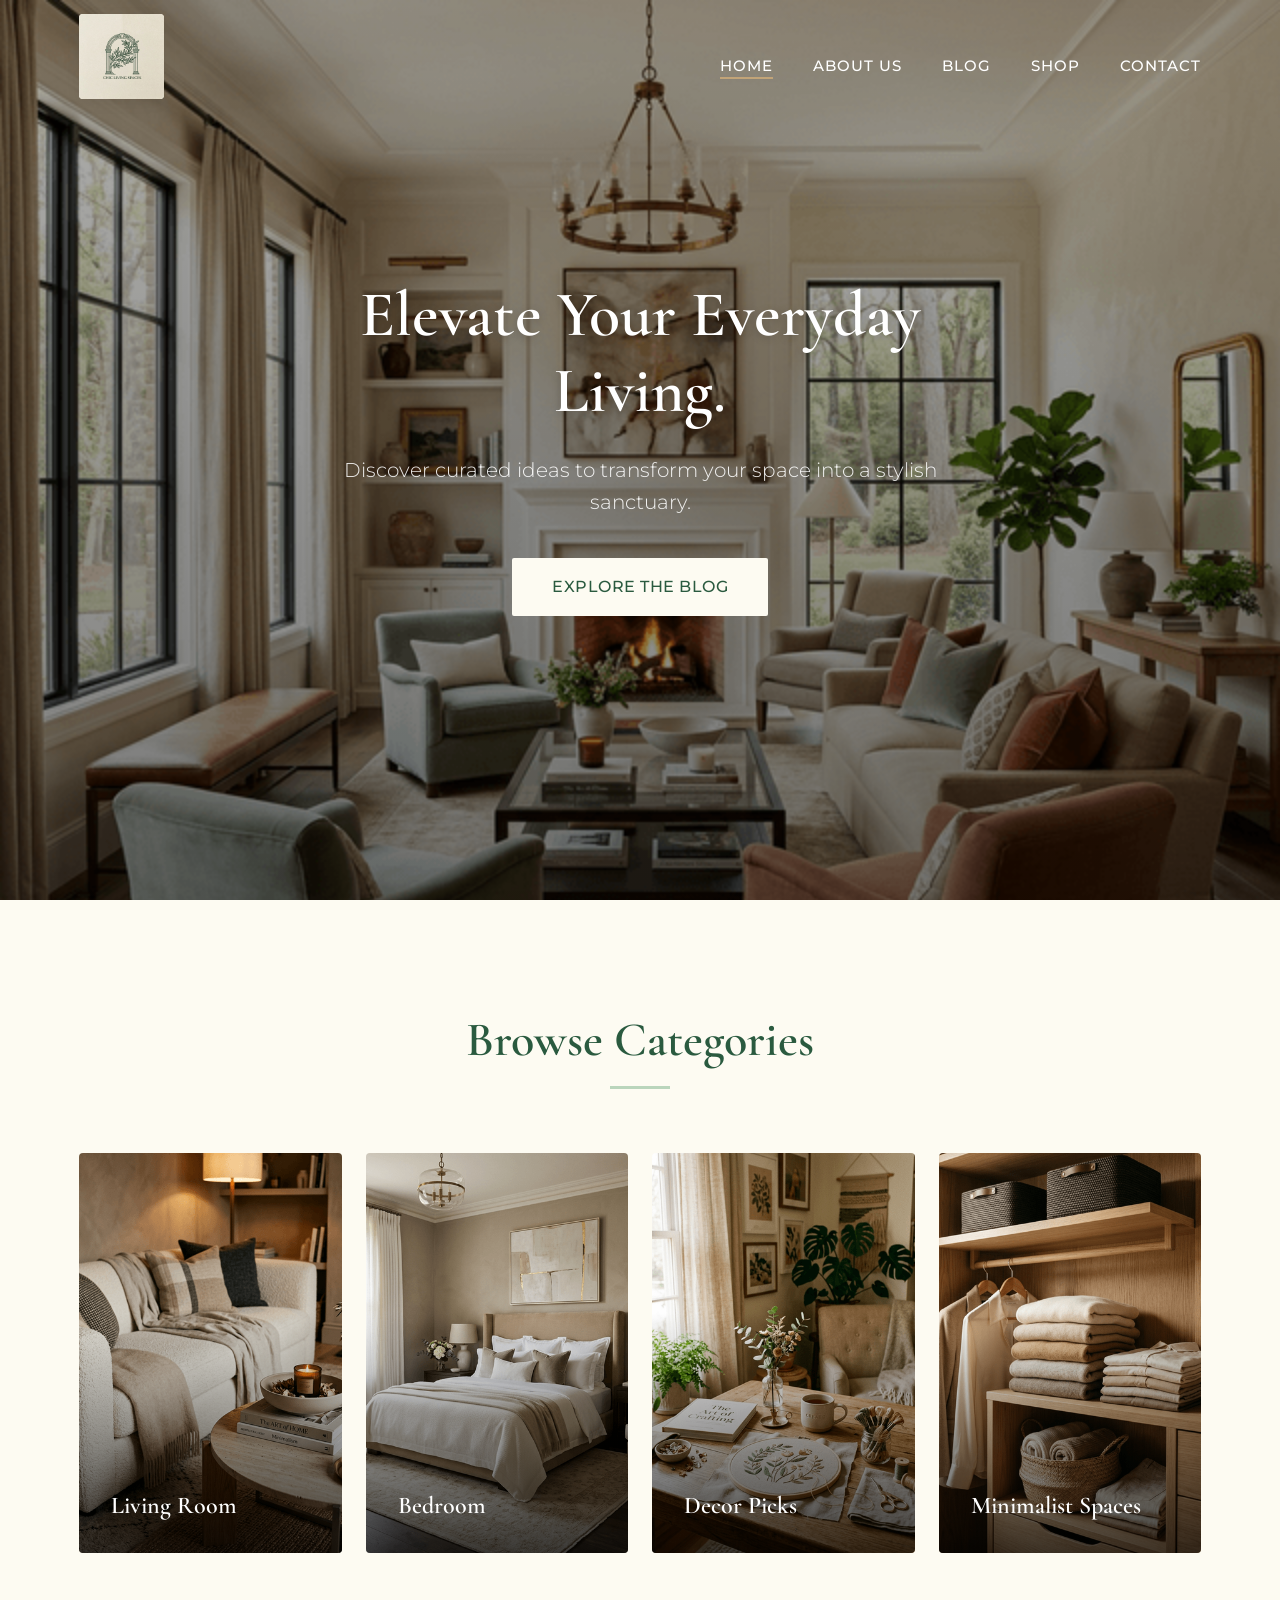
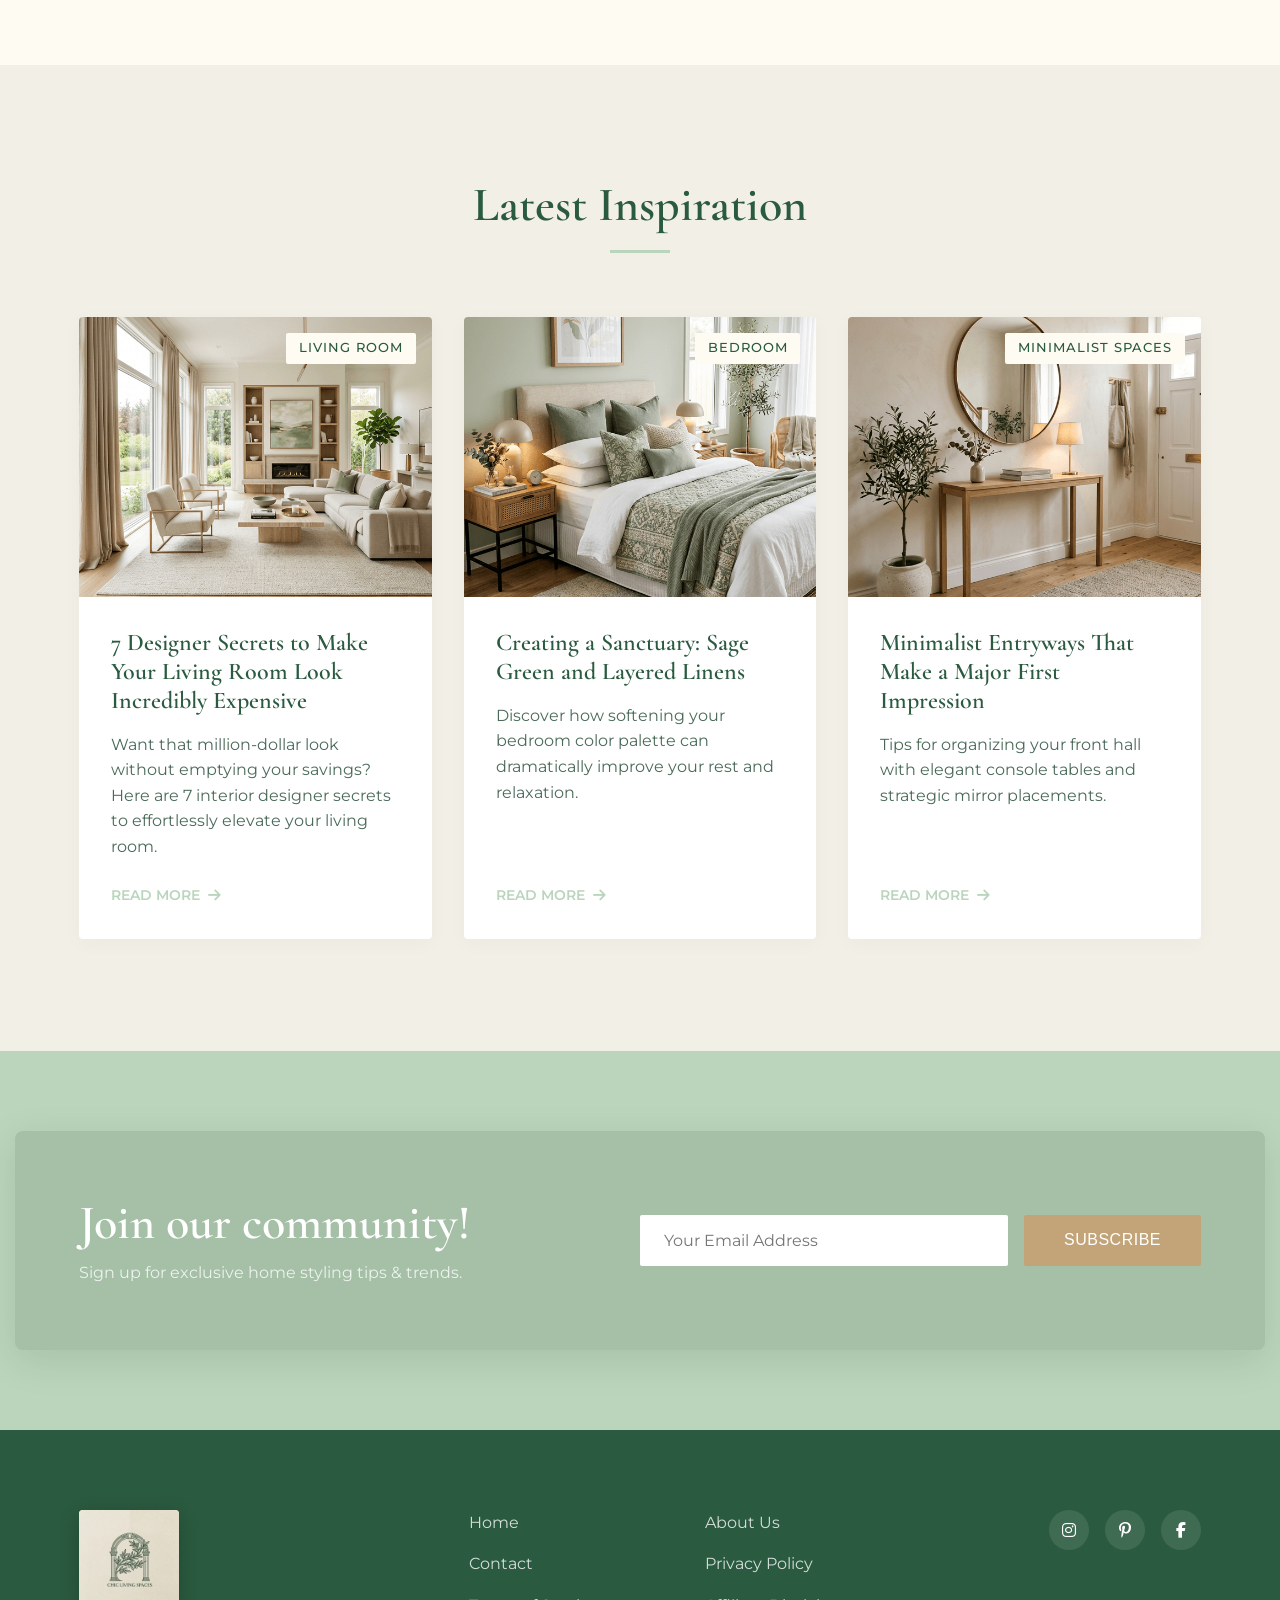
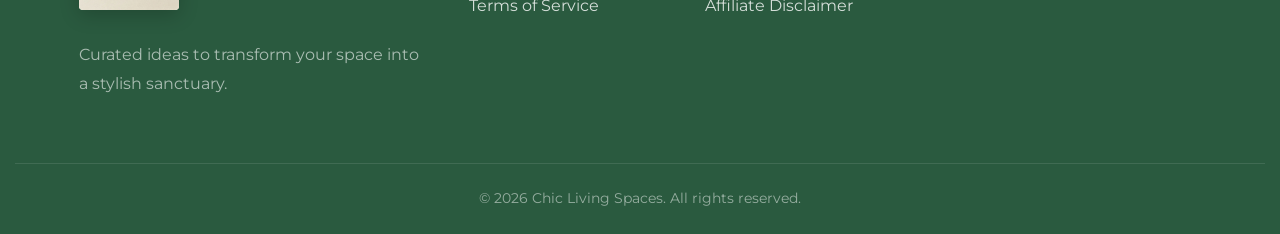
<file: index.html>
<!DOCTYPE html>
<html lang="en">
<head>
    <meta charset="UTF-8">
    <meta name="viewport" content="width=device-width, initial-scale=1.0">
    <title>Chic Living Spaces | Elevate Your Everyday Living</title>
    <!-- Google Fonts -->
    <link rel="preconnect" href="https://fonts.googleapis.com">
    <link rel="preconnect" href="https://fonts.gstatic.com" crossorigin>
    <link href="https://fonts.googleapis.com/css2?family=Cormorant+Garamond:ital,wght@0,400;0,500;0,600;0,700;1,400&family=Montserrat:wght@300;400;500;600&display=swap" rel="stylesheet">
    <!-- Favicon -->
    <link rel="icon" type="image/png" href="favicon.png">
    <!-- Main Stylesheet -->
    <link rel="stylesheet" href="style.css">
    <!-- FontAwesome for icons -->
    <link rel="stylesheet" href="https://cdnjs.cloudflare.com/ajax/libs/font-awesome/6.4.0/css/all.min.css">
</head>
<body>

    <!-- Header & Navigation -->
    <header class="site-header fade-in">
        <div class="container header-inner">
            <div class="logo-slot">
                <a href="Home.html"><img src="assets/images/logo.jpg" alt="Chic Living Spaces Logo" class="site-logo"></a>
            </div>
            <nav class="main-nav">
                <ul>
                    <li><a href="Home.html" class="active">Home</a></li>
                    <li><a href="about.html">About Us</a></li>
                    <li><a href="blog.html">Blog</a></li>
                    <li><a href="shop.html">Shop</a></li>
                    <li><a href="contact.html">Contact</a></li>
                </ul>
            </nav>
            <div class="mobile-menu-toggle">
                <i class="fa-solid fa-bars"></i>
            </div>
        </div>
    </header>

    <!-- Hero Section -->
    <section class="hero-section">
        <div class="parallax-bg" style="background-image: url('assets/images/hero_living_room.png');"></div>
        <div class="hero-overlay"></div>
        <div class="hero-content fade-in-up">
            <h1>Elevate Your Everyday Living.</h1>
            <p>Discover curated ideas to transform your space into a stylish sanctuary.</p>
            <a href="blog.html" class="btn btn-primary cta-btn">Explore The Blog</a>
        </div>
    </section>

    <!-- Browse Categories -->
    <section class="categories-section section-padding">
        <div class="container">
            <div class="section-header fade-in-up">
                <h2>Browse Categories</h2>
                <div class="divider"></div>
            </div>
            <div class="categories-grid grid-4">
                <a href="blog.html" class="category-card fade-in-up delay-1">
                    <div class="card-bg" style="background-image: url('assets/images/cat_living_room.png');"></div>
                    <div class="card-overlay"></div>
                    <h3>Living Room</h3>
                </a>
                <a href="blog.html" class="category-card fade-in-up delay-2">
                    <div class="card-bg" style="background-image: url('assets/images/cat_bedroom.png');"></div>
                    <div class="card-overlay"></div>
                    <h3>Bedroom</h3>
                </a>
                <a href="blog.html" class="category-card fade-in-up delay-3">
                    <div class="card-bg" style="background-image: url('assets/images/cat_diy.png');"></div>
                    <div class="card-overlay"></div>
                    <h3>Decor Picks</h3>
                </a>
                <a href="blog.html" class="category-card fade-in-up delay-4">
                    <div class="card-bg" style="background-image: url('assets/images/cat_org.png');"></div>
                    <div class="card-overlay"></div>
                    <h3>Minimalist Spaces</h3>
                </a>
            </div>
        </div>
    </section>

    <!-- Featured Articles -->
    <section id="blog" class="featured-articles section-padding bg-surface">
        <div class="container">
            <div class="section-header fade-in-up">
                <h2>Latest Inspiration</h2>
                <div class="divider"></div>
            </div>
            <div class="articles-grid grid-3">
                <!-- Article 1 -->
                <article class="article-card fade-in-up delay-1">
                    <div class="article-image-wrap">
                        <img src="assets/images/post1_hero.png" alt="Living Room Inspiration" class="article-img">
                        <span class="category-badge">Living Room</span>
                    </div>
                    <div class="article-content">
                        <h3><a href="post-7-designer-secrets.html">7 Designer Secrets to Make Your Living Room Look Incredibly Expensive</a></h3>
                        <p class="excerpt">Want that million-dollar look without emptying your savings? Here are 7 interior designer secrets to effortlessly elevate your living room.</p>
                        <a href="post-7-designer-secrets.html" class="read-more">Read More <i class="fa-solid fa-arrow-right"></i></a>
                    </div>
                </article>
                <!-- Article 2 -->
                <article class="article-card fade-in-up delay-2">
                    <div class="article-image-wrap">
                        <img src="assets/images/article_2.png" alt="Bedroom Inspiration" class="article-img">
                        <span class="category-badge">Bedroom</span>
                    </div>
                    <div class="article-content">
                        <h3><a href="blog.html">Creating a Sanctuary: Sage Green and Layered Linens</a></h3>
                        <p class="excerpt">Discover how softening your bedroom color palette can dramatically improve your rest and relaxation.</p>
                        <a href="blog.html" class="read-more">Read More <i class="fa-solid fa-arrow-right"></i></a>
                    </div>
                </article>
                <!-- Article 3 -->
                <article class="article-card fade-in-up delay-3">
                    <div class="article-image-wrap">
                        <img src="assets/images/article_3.png" alt="Entryway Inspiration" class="article-img">
                        <span class="category-badge">Minimalist Spaces</span>
                    </div>
                    <div class="article-content">
                        <h3><a href="blog.html">Minimalist Entryways That Make a Major First Impression</a></h3>
                        <p class="excerpt">Tips for organizing your front hall with elegant console tables and strategic mirror placements.</p>
                        <a href="blog.html" class="read-more">Read More <i class="fa-solid fa-arrow-right"></i></a>
                    </div>
                </article>
            </div>
        </div>
    </section>

    <!-- Newsletter -->
    <section class="newsletter-section">
        <div class="container newsletter-inner fade-in-up">
            <div class="newsletter-content">
                <h2>Join our community!</h2>
                <p>Sign up for exclusive home styling tips & trends.</p>
            </div>
            <form class="newsletter-form">
                <input type="email" placeholder="Your Email Address" required>
                <button type="submit" class="btn btn-secondary">Subscribe</button>
            </form>
        </div>
    </section>

    <!-- Footer -->
    <footer class="site-footer fade-in">
        <div class="container footer-inner">
            <div class="footer-brand">
                <div class="logo-slot-footer">
                    <a href="Home.html"><img src="assets/images/logo.jpg" alt="Chic Living Spaces Logo" class="site-logo-footer"></a>
                </div>
                <p>Curated ideas to transform your space into a stylish sanctuary.</p>
            </div>
            <div class="footer-links">
                <nav>
                    <a href="Home.html">Home</a>
                    <a href="about.html">About Us</a>
                    <a href="contact.html">Contact</a>
                    <a href="privacy.html">Privacy Policy</a>
                    <a href="terms.html">Terms of Service</a>
                    <a href="disclaimer.html">Affiliate Disclaimer</a>
                </nav>
            </div>
            <div class="footer-socials">
                <a href="https://instagram.com" target="_blank" class="social-icon"><i class="fa-brands fa-instagram"></i></a>
                <a href="https://pinterest.com" target="_blank" class="social-icon"><i class="fa-brands fa-pinterest-p"></i></a>
                <a href="https://facebook.com" target="_blank" class="social-icon"><i class="fa-brands fa-facebook-f"></i></a>
            </div>
        </div>
        <div class="container footer-bottom">
            <p>&copy; 2026 Chic Living Spaces. All rights reserved.</p>
        </div>
    </footer>

    <!-- Scripts -->
    <script src="script.js"></script>
</body>
</html>
</file>
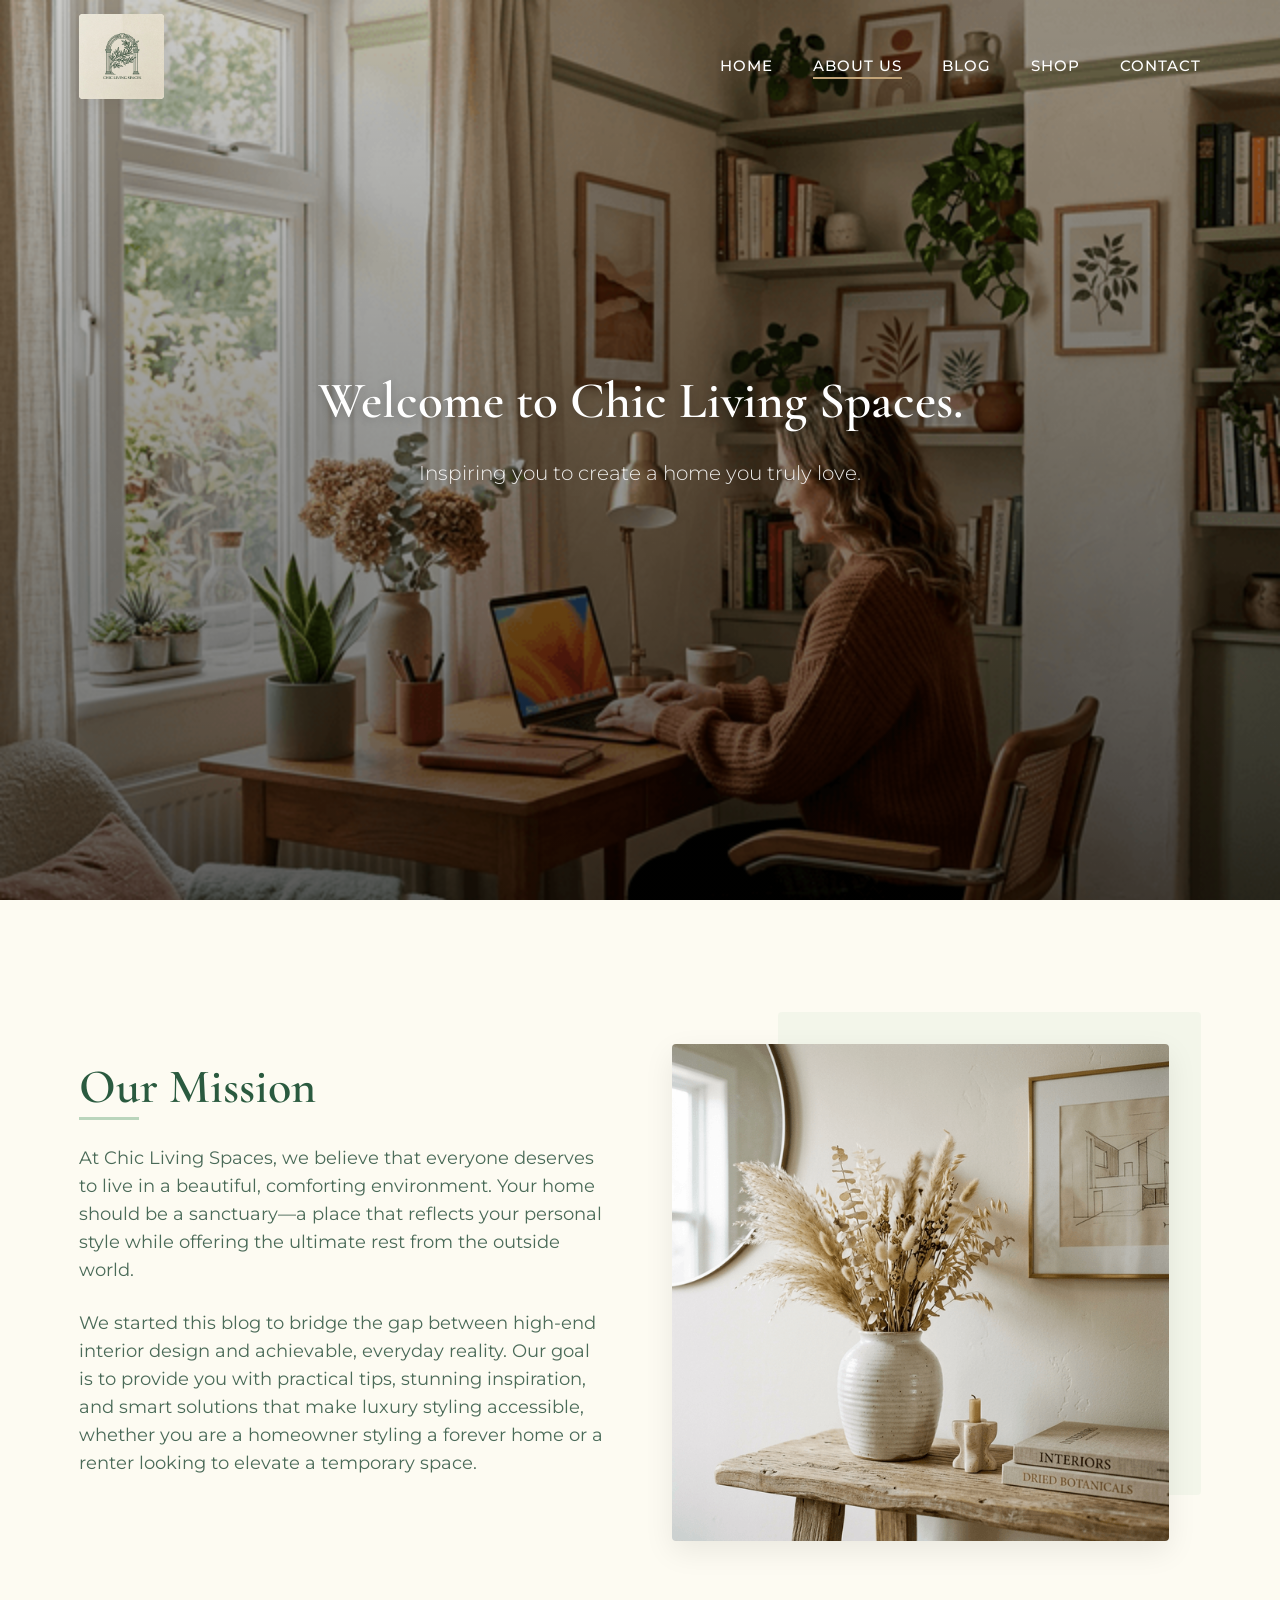
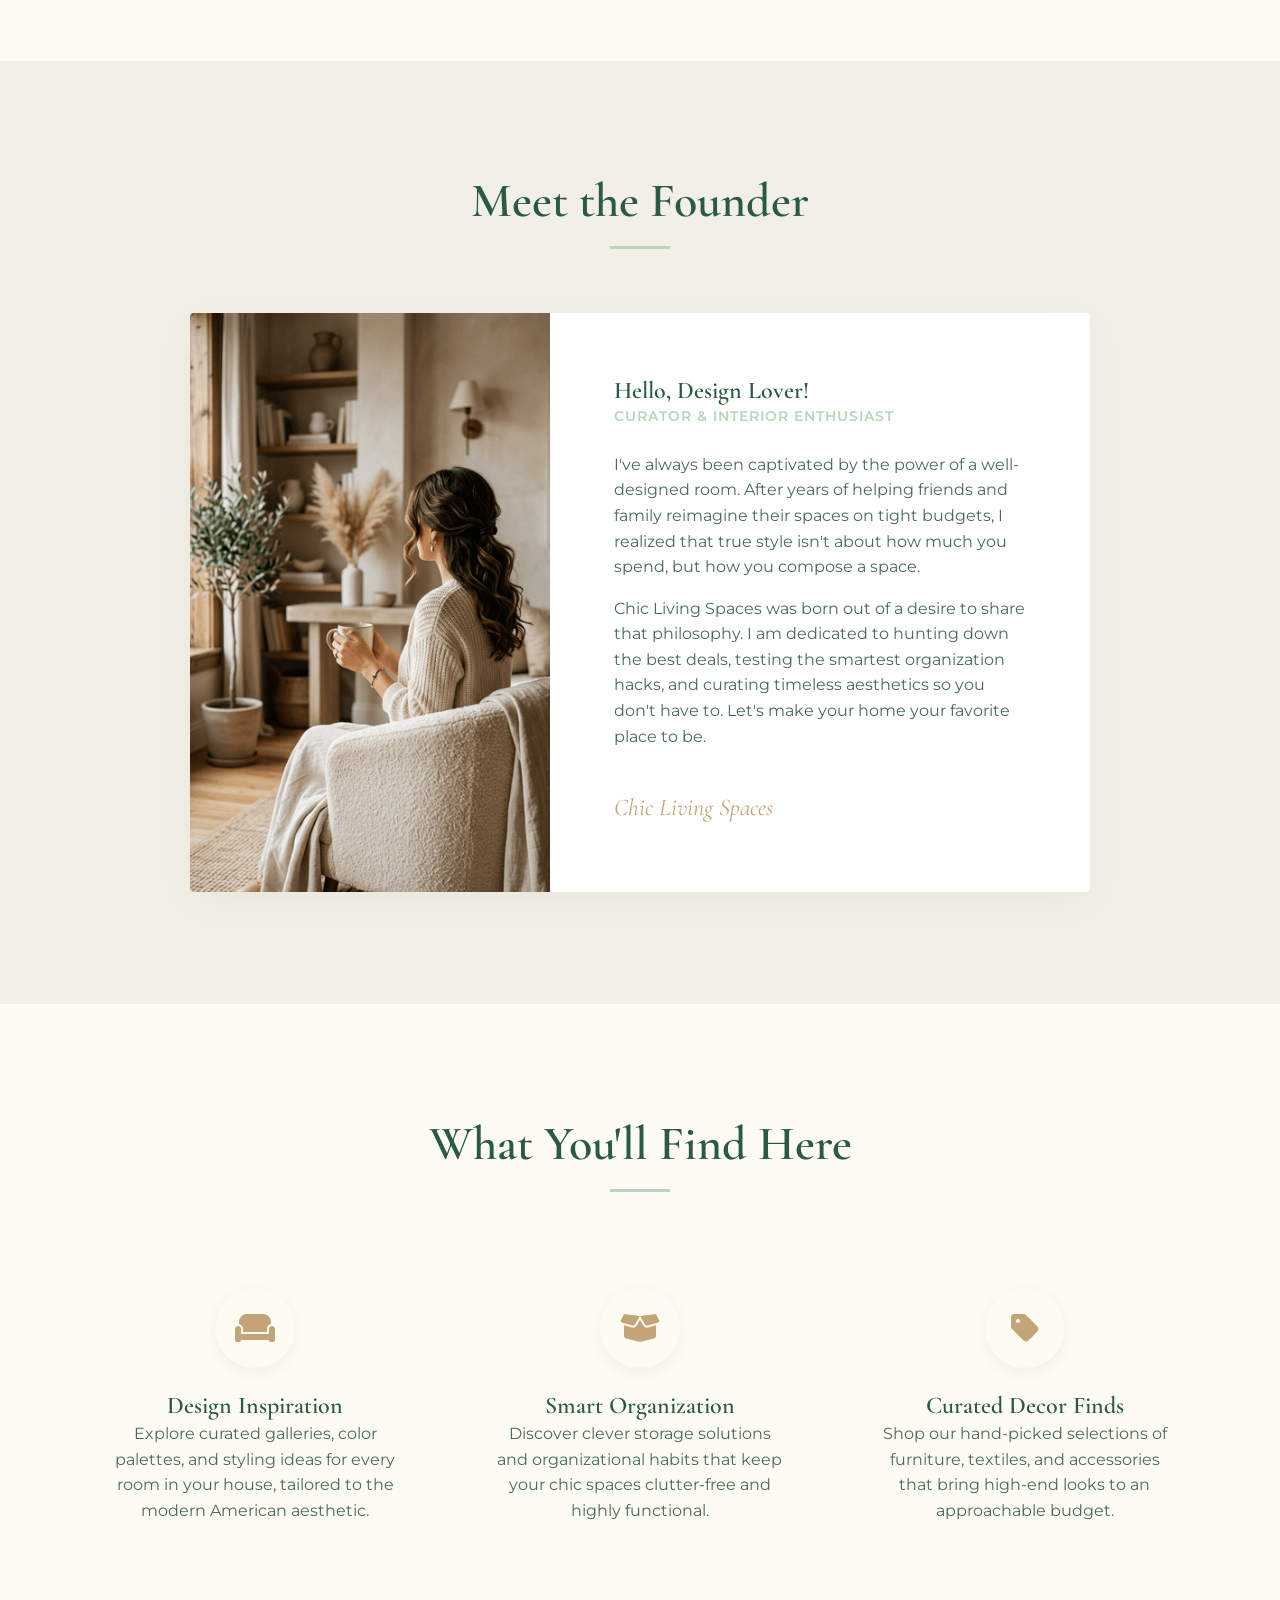
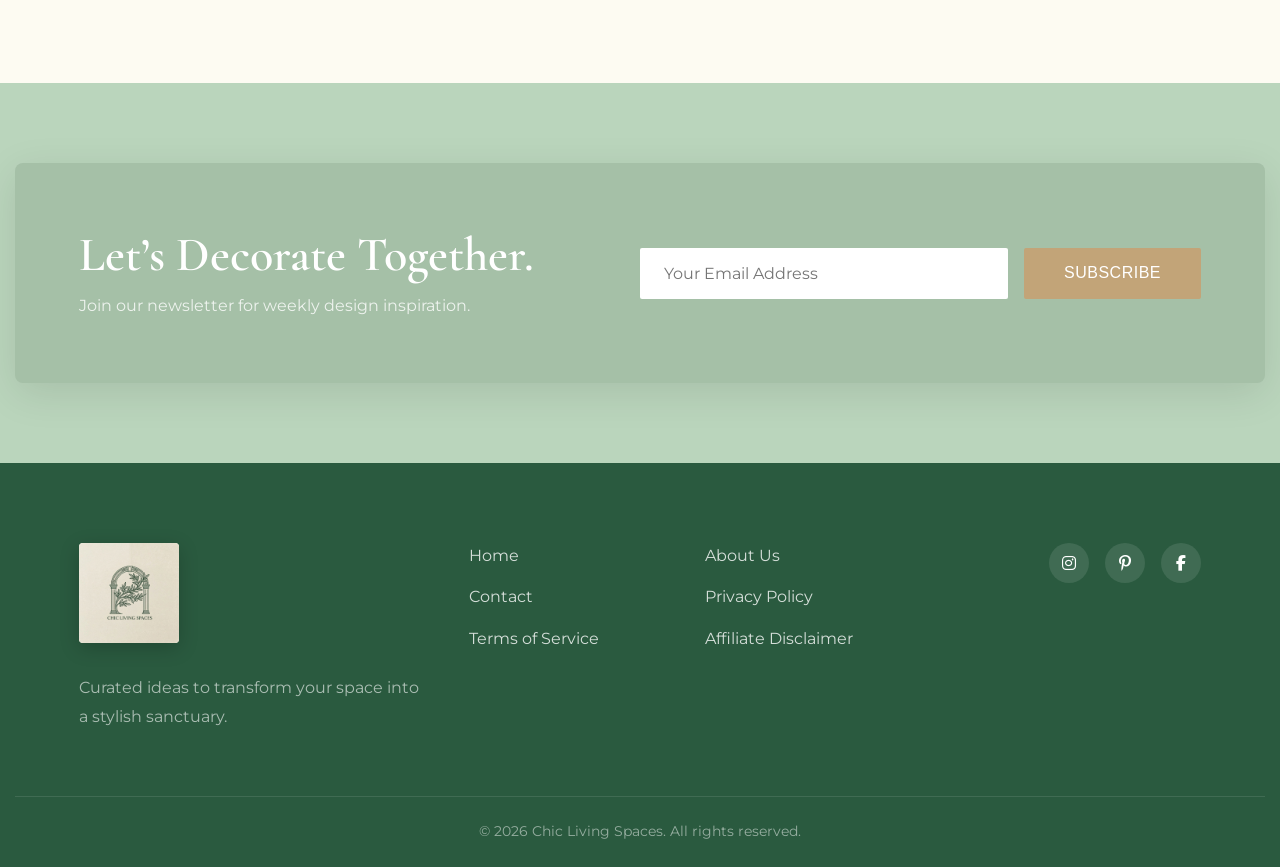
<file: about.html>
<!DOCTYPE html>
<html lang="en">
<head>
    <meta charset="UTF-8">
    <meta name="viewport" content="width=device-width, initial-scale=1.0">
    <title>About Us | Chic Living Spaces</title>
    <!-- Google Fonts -->
    <link rel="preconnect" href="https://fonts.googleapis.com">
    <link rel="preconnect" href="https://fonts.gstatic.com" crossorigin>
    <link href="https://fonts.googleapis.com/css2?family=Cormorant+Garamond:ital,wght@0,400;0,500;0,600;0,700;1,400&family=Montserrat:wght@300;400;500;600&display=swap" rel="stylesheet">
    <!-- Favicon -->
    <link rel="icon" type="image/png" href="favicon.png">
    <!-- Main Stylesheet -->
    <link rel="stylesheet" href="style.css">
    <!-- FontAwesome for icons -->
    <link rel="stylesheet" href="https://cdnjs.cloudflare.com/ajax/libs/font-awesome/6.4.0/css/all.min.css">
</head>
<body>

    <!-- Header & Navigation (Same as Home) -->
    <header class="site-header fade-in">
        <div class="container header-inner">
            <div class="logo-slot">
                <a href="Home.html"><img src="assets/images/logo.jpg" alt="Chic Living Spaces Logo" class="site-logo"></a>
            </div>
            <nav class="main-nav">
                <ul>
                    <li><a href="Home.html">Home</a></li>
                    <li><a href="about.html" class="active">About Us</a></li>
                    <li><a href="blog.html">Blog</a></li>
                    <li><a href="shop.html">Shop</a></li>
                    <li><a href="contact.html">Contact</a></li>
                </ul>
            </nav>
            <div class="mobile-menu-toggle">
                <i class="fa-solid fa-bars"></i>
            </div>
        </div>
    </header>

    <!-- Hero Section -->
    <section class="hero-section about-hero">
        <div class="parallax-bg" style="background-image: url('assets/images/about_hero.png');"></div>
        <div class="hero-overlay" style="background: linear-gradient(rgba(0,0,0,0.2), rgba(0,0,0,0.6));"></div>
        <div class="hero-content fade-in-up">
            <h1>Welcome to Chic Living Spaces.</h1>
            <p>Inspiring you to create a home you truly love.</p>
        </div>
    </section>

    <!-- Our Story / Mission (Split Layout) -->
    <section class="story-section section-padding">
        <div class="container">
            <div class="split-layout">
                <div class="split-text fade-in-up delay-1">
                    <h2>Our Mission</h2>
                    <div class="divider" style="margin: 0 0 1.5rem 0;"></div>
                    <p>At Chic Living Spaces, we believe that everyone deserves to live in a beautiful, comforting environment. Your home should be a sanctuary—a place that reflects your personal style while offering the ultimate rest from the outside world.</p>
                    <p>We started this blog to bridge the gap between high-end interior design and achievable, everyday reality. Our goal is to provide you with practical tips, stunning inspiration, and smart solutions that make luxury styling accessible, whether you are a homeowner styling a forever home or a renter looking to elevate a temporary space.</p>
                </div>
                <div class="split-image fade-in-up delay-2">
                    <img src="assets/images/about_story.png" alt="Aesthetic Decor Detail">
                    <div class="image-accent-box"></div>
                </div>
            </div>
        </div>
    </section>

    <!-- Meet the Founder -->
    <section class="founder-section section-padding bg-surface">
        <div class="container">
            <div class="section-header fade-in-up">
                <h2>Meet the Founder</h2>
                <div class="divider"></div>
            </div>
            
            <div class="profile-card fade-in-up delay-1">
                <div class="profile-image-wrap">
                    <img src="assets/images/about_founder.png" alt="Founder Profile">
                </div>
                <div class="profile-info">
                    <h3>Hello, Design Lover!</h3>
                    <p class="subtitle">Curator & Interior Enthusiast</p>
                    <p>I've always been captivated by the power of a well-designed room. After years of helping friends and family reimagine their spaces on tight budgets, I realized that true style isn't about how much you spend, but how you compose a space.</p>
                    <p>Chic Living Spaces was born out of a desire to share that philosophy. I am dedicated to hunting down the best deals, testing the smartest organization hacks, and curating timeless aesthetics so you don't have to. Let's make your home your favorite place to be.</p>
                    <div class="founder-signature">Chic Living Spaces</div>
                </div>
            </div>
        </div>
    </section>

    <!-- What You'll Find Here -->
    <section class="pillars-section section-padding">
        <div class="container">
            <div class="section-header fade-in-up">
                <h2>What You'll Find Here</h2>
                <div class="divider"></div>
            </div>
            <div class="grid-3 pillars-grid">
                <div class="pillar-card fade-in-up delay-1">
                    <div class="icon-wrap">
                        <i class="fa-solid fa-couch"></i>
                    </div>
                    <h3>Design Inspiration</h3>
                    <p>Explore curated galleries, color palettes, and styling ideas for every room in your house, tailored to the modern American aesthetic.</p>
                </div>
                <div class="pillar-card fade-in-up delay-2">
                    <div class="icon-wrap">
                        <i class="fa-solid fa-box-open"></i>
                    </div>
                    <h3>Smart Organization</h3>
                    <p>Discover clever storage solutions and organizational habits that keep your chic spaces clutter-free and highly functional.</p>
                </div>
                <div class="pillar-card fade-in-up delay-3">
                    <div class="icon-wrap">
                        <i class="fa-solid fa-tag"></i>
                    </div>
                    <h3>Curated Decor Finds</h3>
                    <p>Shop our hand-picked selections of furniture, textiles, and accessories that bring high-end looks to an approachable budget.</p>
                </div>
            </div>
        </div>
    </section>

    <!-- Newsletter (Same structure as home, different text) -->
    <section class="newsletter-section">
        <div class="container newsletter-inner fade-in-up">
            <div class="newsletter-content">
                <h2>Let’s Decorate Together.</h2>
                <p>Join our newsletter for weekly design inspiration.</p>
            </div>
            <form class="newsletter-form">
                <input type="email" placeholder="Your Email Address" required>
                <button type="submit" class="btn btn-secondary">Subscribe</button>
            </form>
        </div>
    </section>

    <!-- Footer (Same as Home) -->
    <footer class="site-footer fade-in">
        <div class="container footer-inner">
            <div class="footer-brand">
                <div class="logo-slot-footer">
                    <a href="Home.html"><img src="assets/images/logo.jpg" alt="Chic Living Spaces Logo" class="site-logo-footer"></a>
                </div>
                <p>Curated ideas to transform your space into a stylish sanctuary.</p>
            </div>
            <div class="footer-links">
                <nav>
                    <a href="Home.html">Home</a>
                    <a href="about.html">About Us</a>
                    <a href="contact.html">Contact</a>
                    <a href="privacy.html">Privacy Policy</a>
                    <a href="terms.html">Terms of Service</a>
                    <a href="disclaimer.html">Affiliate Disclaimer</a>
                </nav>
            </div>
            <div class="footer-socials">
                <a href="https://instagram.com" target="_blank" class="social-icon"><i class="fa-brands fa-instagram"></i></a>
                <a href="https://pinterest.com" target="_blank" class="social-icon"><i class="fa-brands fa-pinterest-p"></i></a>
                <a href="https://facebook.com" target="_blank" class="social-icon"><i class="fa-brands fa-facebook-f"></i></a>
            </div>
        </div>
        <div class="container footer-bottom">
            <p>&copy; 2026 Chic Living Spaces. All rights reserved.</p>
        </div>
    </footer>

    <!-- Scripts -->
    <script src="script.js"></script>
</body>
</html>
</file>
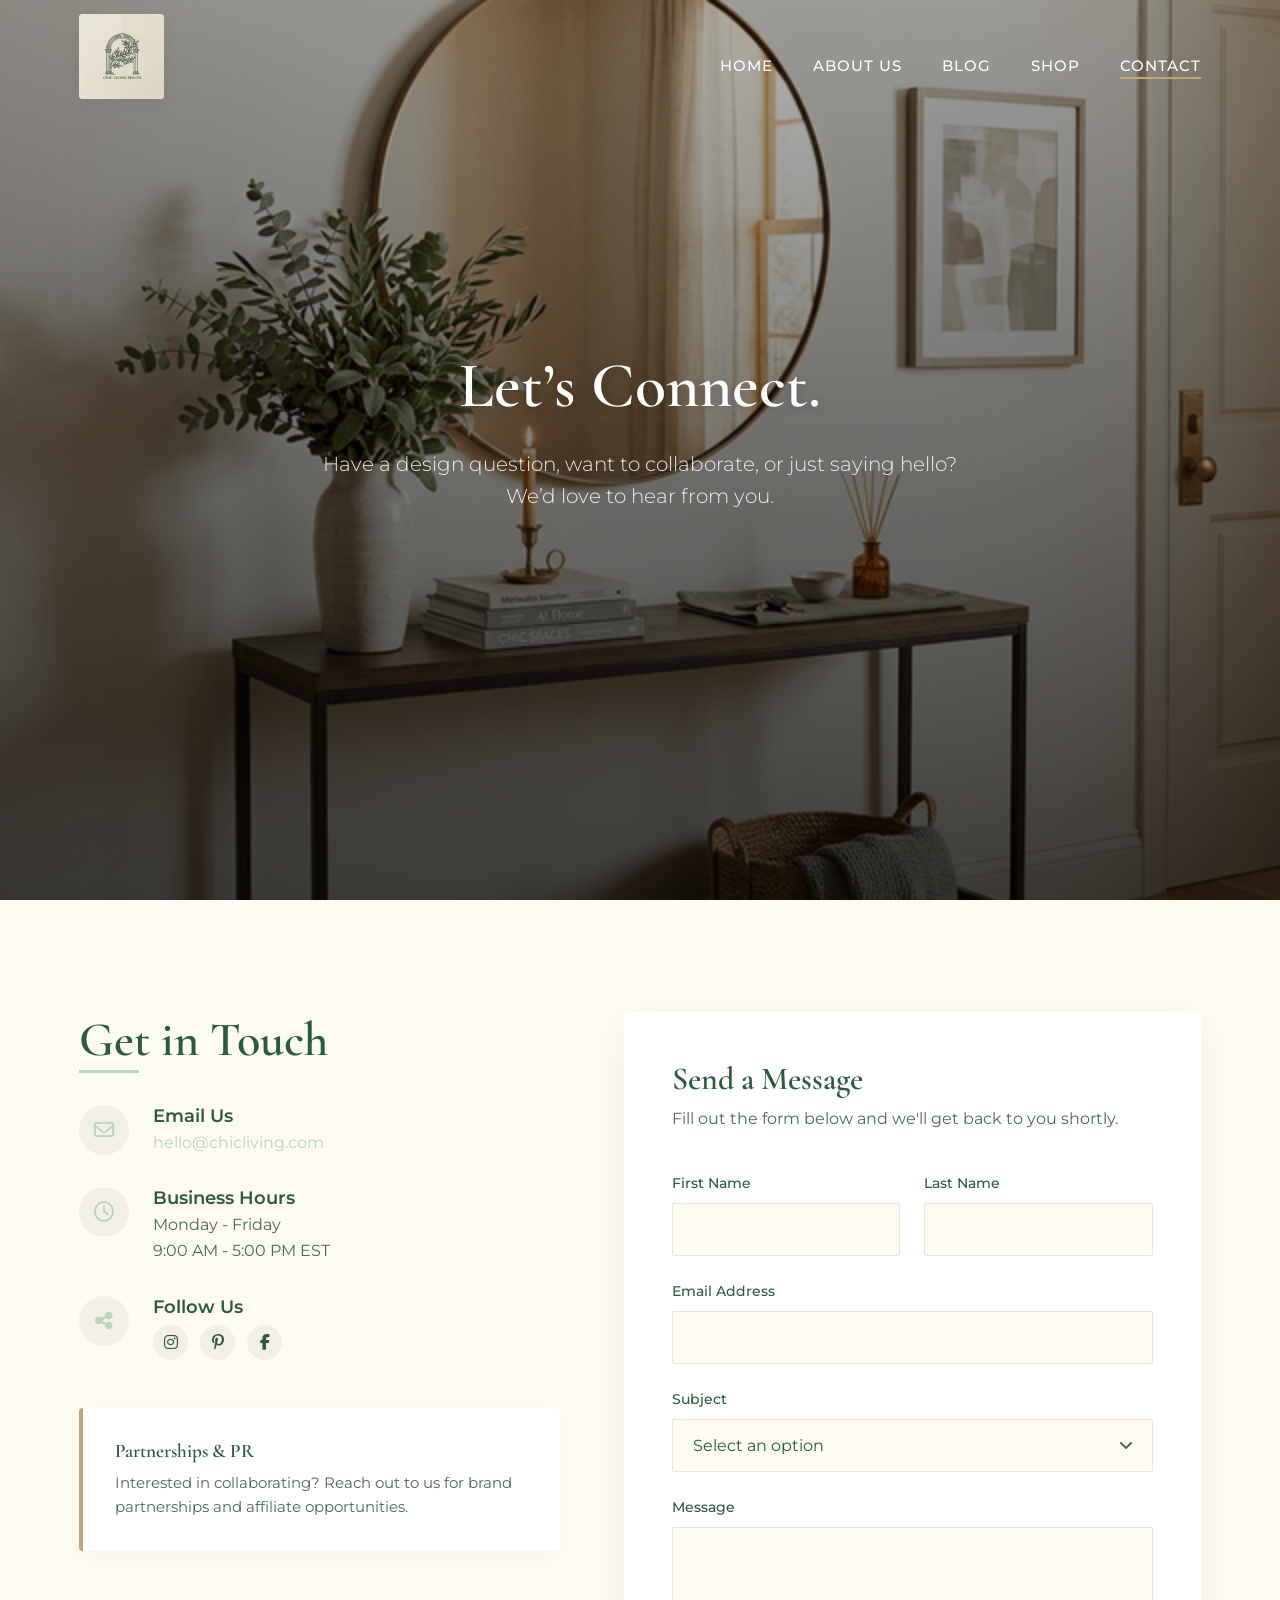
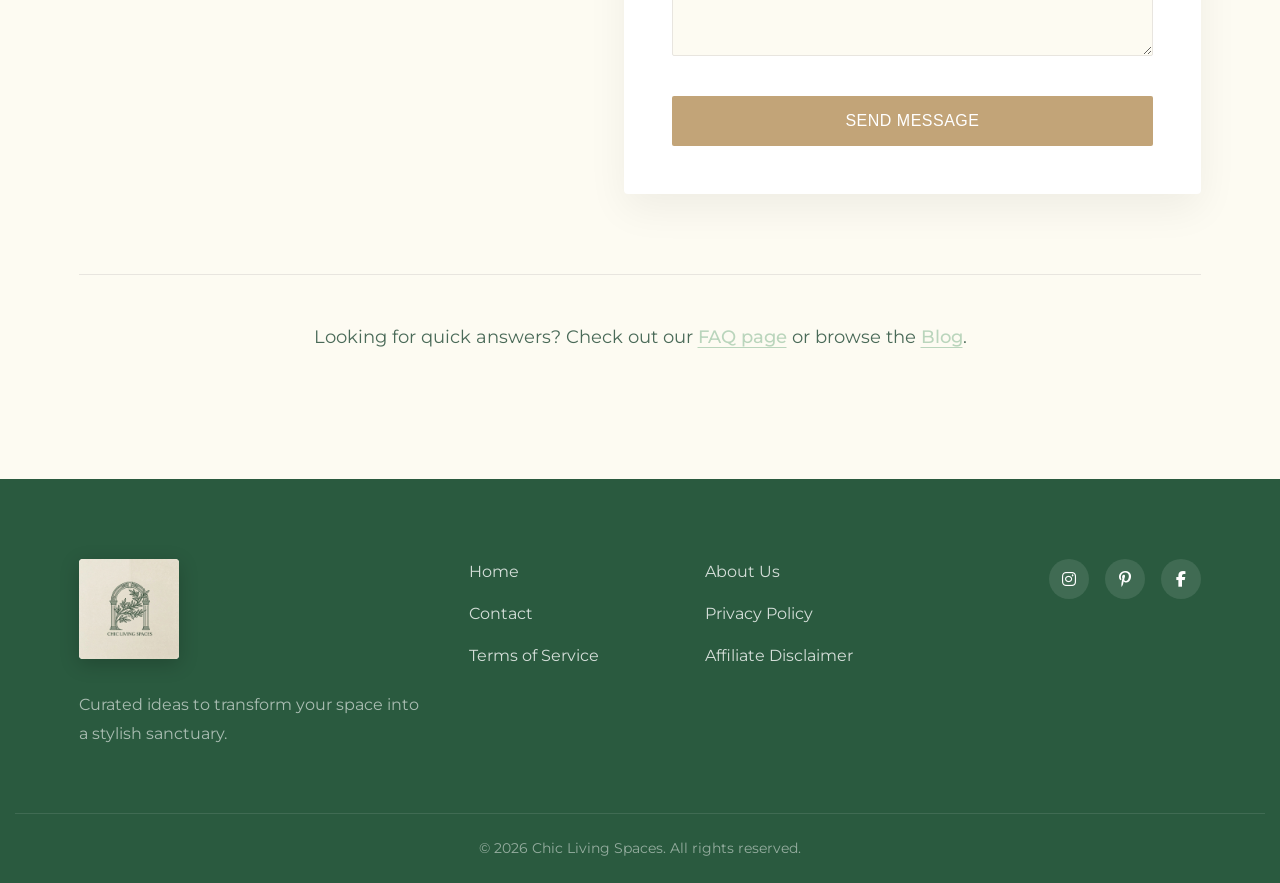
<file: contact.html>
<!DOCTYPE html>
<html lang="en">
<head>
    <meta charset="UTF-8">
    <meta name="viewport" content="width=device-width, initial-scale=1.0">
    <title>Contact Us | Chic Living Spaces</title>
    <!-- Google Fonts -->
    <link rel="preconnect" href="https://fonts.googleapis.com">
    <link rel="preconnect" href="https://fonts.gstatic.com" crossorigin>
    <link href="https://fonts.googleapis.com/css2?family=Cormorant+Garamond:ital,wght@0,400;0,500;0,600;0,700;1,400&family=Montserrat:wght@300;400;500;600&display=swap" rel="stylesheet">
    <!-- Favicon -->
    <link rel="icon" type="image/png" href="favicon.png">
    <!-- Main Stylesheet -->
    <link rel="stylesheet" href="style.css">
    <!-- FontAwesome for icons -->
    <link rel="stylesheet" href="https://cdnjs.cloudflare.com/ajax/libs/font-awesome/6.4.0/css/all.min.css">
</head>
<body>

    <!-- Header & Navigation (Same as Home) -->
    <header class="site-header fade-in">
        <div class="container header-inner">
            <div class="logo-slot">
                <a href="Home.html"><img src="assets/images/logo.jpg" alt="Chic Living Spaces Logo" class="site-logo"></a>
            </div>
            <nav class="main-nav">
                <ul>
                    <li><a href="Home.html">Home</a></li>
                    <li><a href="about.html">About Us</a></li>
                    <li><a href="blog.html">Blog</a></li>
                    <li><a href="shop.html">Shop</a></li>
                    <li><a href="contact.html" class="active">Contact</a></li>
                </ul>
            </nav>
            <div class="mobile-menu-toggle">
                <i class="fa-solid fa-bars"></i>
            </div>
        </div>
    </header>

    <!-- Hero Section -->
    <section class="hero-section contact-hero">
        <div class="parallax-bg" style="background-image: url('assets/images/contact_hero.png');"></div>
        <div class="hero-overlay" style="background: linear-gradient(rgba(0,0,0,0.3), rgba(0,0,0,0.7));"></div>
        <div class="hero-content fade-in-up">
            <h1>Let’s Connect.</h1>
            <p>Have a design question, want to collaborate, or just saying hello? We’d love to hear from you.</p>
        </div>
    </section>

    <!-- Contact Layout (Split Screen) -->
    <section class="contact-section section-padding">
        <div class="container">
            <div class="contact-layout">
                
                <!-- Left Column (Contact Information) -->
                <div class="contact-info-col fade-in-up delay-1">
                    <h2>Get in Touch</h2>
                    <div class="divider" style="margin: 0 0 2rem 0;"></div>
                    
                    <div class="info-item">
                        <div class="icon-wrap-small">
                            <i class="fa-regular fa-envelope"></i>
                        </div>
                        <div>
                            <h4>Email Us</h4>
                            <p><a href="mailto:hello@chicliving.com">hello@chicliving.com</a></p>
                        </div>
                    </div>
                    
                    <div class="info-item">
                        <div class="icon-wrap-small">
                            <i class="fa-regular fa-clock"></i>
                        </div>
                        <div>
                            <h4>Business Hours</h4>
                            <p>Monday - Friday<br>9:00 AM - 5:00 PM EST</p>
                        </div>
                    </div>
                    
                    <div class="info-item">
                        <div class="icon-wrap-small">
                            <i class="fa-solid fa-share-nodes"></i>
                        </div>
                        <div class="contact-socials">
                            <h4>Follow Us</h4>
                            <div class="social-links-row">
                                <a href="#" class="social-icon-small"><i class="fa-brands fa-instagram"></i></a>
                                <a href="#" class="social-icon-small"><i class="fa-brands fa-pinterest-p"></i></a>
                                <a href="#" class="social-icon-small"><i class="fa-brands fa-facebook-f"></i></a>
                            </div>
                        </div>
                    </div>
                    
                    <!-- Partnerships Box -->
                    <div class="partnership-box mt-4">
                        <h4>Partnerships & PR</h4>
                        <p>Interested in collaborating? Reach out to us for brand partnerships and affiliate opportunities.</p>
                    </div>
                </div>
                
                <!-- Right Column (The Contact Form) -->
                <div class="contact-form-col fade-in-up delay-2">
                    <div class="form-card">
                        <h3>Send a Message</h3>
                        <p class="form-subtitle">Fill out the form below and we'll get back to you shortly.</p>
                        
                        <form class="contact-form block-form">
                            <div class="form-row">
                                <div class="form-group half-width">
                                    <label for="firstName">First Name</label>
                                    <input type="text" id="firstName" name="firstName" required>
                                </div>
                                <div class="form-group half-width">
                                    <label for="lastName">Last Name</label>
                                    <input type="text" id="lastName" name="lastName" required>
                                </div>
                            </div>
                            
                            <div class="form-group">
                                <label for="email">Email Address</label>
                                <input type="email" id="email" name="email" required>
                            </div>
                            
                            <div class="form-group">
                                <label for="subject">Subject</label>
                                <div class="custom-select">
                                    <select id="subject" name="subject" required>
                                        <option value="" disabled selected>Select an option</option>
                                        <option value="General Inquiry">General Inquiry</option>
                                        <option value="Design Question">Design Question</option>
                                        <option value="Partnership">Partnership</option>
                                    </select>
                                </div>
                            </div>
                            
                            <div class="form-group">
                                <label for="message">Message</label>
                                <textarea id="message" name="message" rows="5" required></textarea>
                            </div>
                            
                            <button type="submit" class="btn btn-secondary full-width-btn">Send Message</button>
                        </form>
                    </div>
                </div>
                
            </div>
            
            <!-- FAQ Teaser -->
            <div class="faq-teaser fade-in-up delay-3">
                <p>Looking for quick answers? Check out our <a href="#">FAQ page</a> or browse the <a href="blog.html">Blog</a>.</p>
            </div>
            
        </div>
    </section>

    <!-- Footer (Same as Home) -->
    <footer class="site-footer fade-in">
        <div class="container footer-inner">
            <div class="footer-brand">
                <div class="logo-slot-footer">
                    <a href="Home.html"><img src="assets/images/logo.jpg" alt="Chic Living Spaces Logo" class="site-logo-footer"></a>
                </div>
                <p>Curated ideas to transform your space into a stylish sanctuary.</p>
            </div>
            <div class="footer-links">
                <nav>
                    <a href="Home.html">Home</a>
                    <a href="about.html">About Us</a>
                    <a href="contact.html">Contact</a>
                    <a href="privacy.html">Privacy Policy</a>
                    <a href="terms.html">Terms of Service</a>
                    <a href="disclaimer.html">Affiliate Disclaimer</a>
                </nav>
            </div>
            <div class="footer-socials">
                <a href="https://instagram.com" target="_blank" class="social-icon"><i class="fa-brands fa-instagram"></i></a>
                <a href="https://pinterest.com" target="_blank" class="social-icon"><i class="fa-brands fa-pinterest-p"></i></a>
                <a href="https://facebook.com" target="_blank" class="social-icon"><i class="fa-brands fa-facebook-f"></i></a>
            </div>
        </div>
        <div class="container footer-bottom">
            <p>&copy; 2026 Chic Living Spaces. All rights reserved.</p>
        </div>
    </footer>

    <!-- Scripts -->
    <script src="script.js"></script>
    <script>
        // Additional small script for Contact Form submission visual cue
        document.addEventListener('DOMContentLoaded', () => {
            const blockForm = document.querySelector('.block-form');
            if (blockForm) {
                blockForm.addEventListener('submit', (e) => {
                    e.preventDefault();
                    const btn = blockForm.querySelector('button[type="submit"]');
                    const originalText = btn.textContent;
                    btn.textContent = 'Message Sent!';
                    btn.style.backgroundColor = 'var(--color-primary)';
                    setTimeout(() => {
                        btn.textContent = originalText;
                        btn.style.backgroundColor = '';
                        blockForm.reset();
                    }, 4000);
                });
            }
        });
    </script>
</body>
</html>
</file>
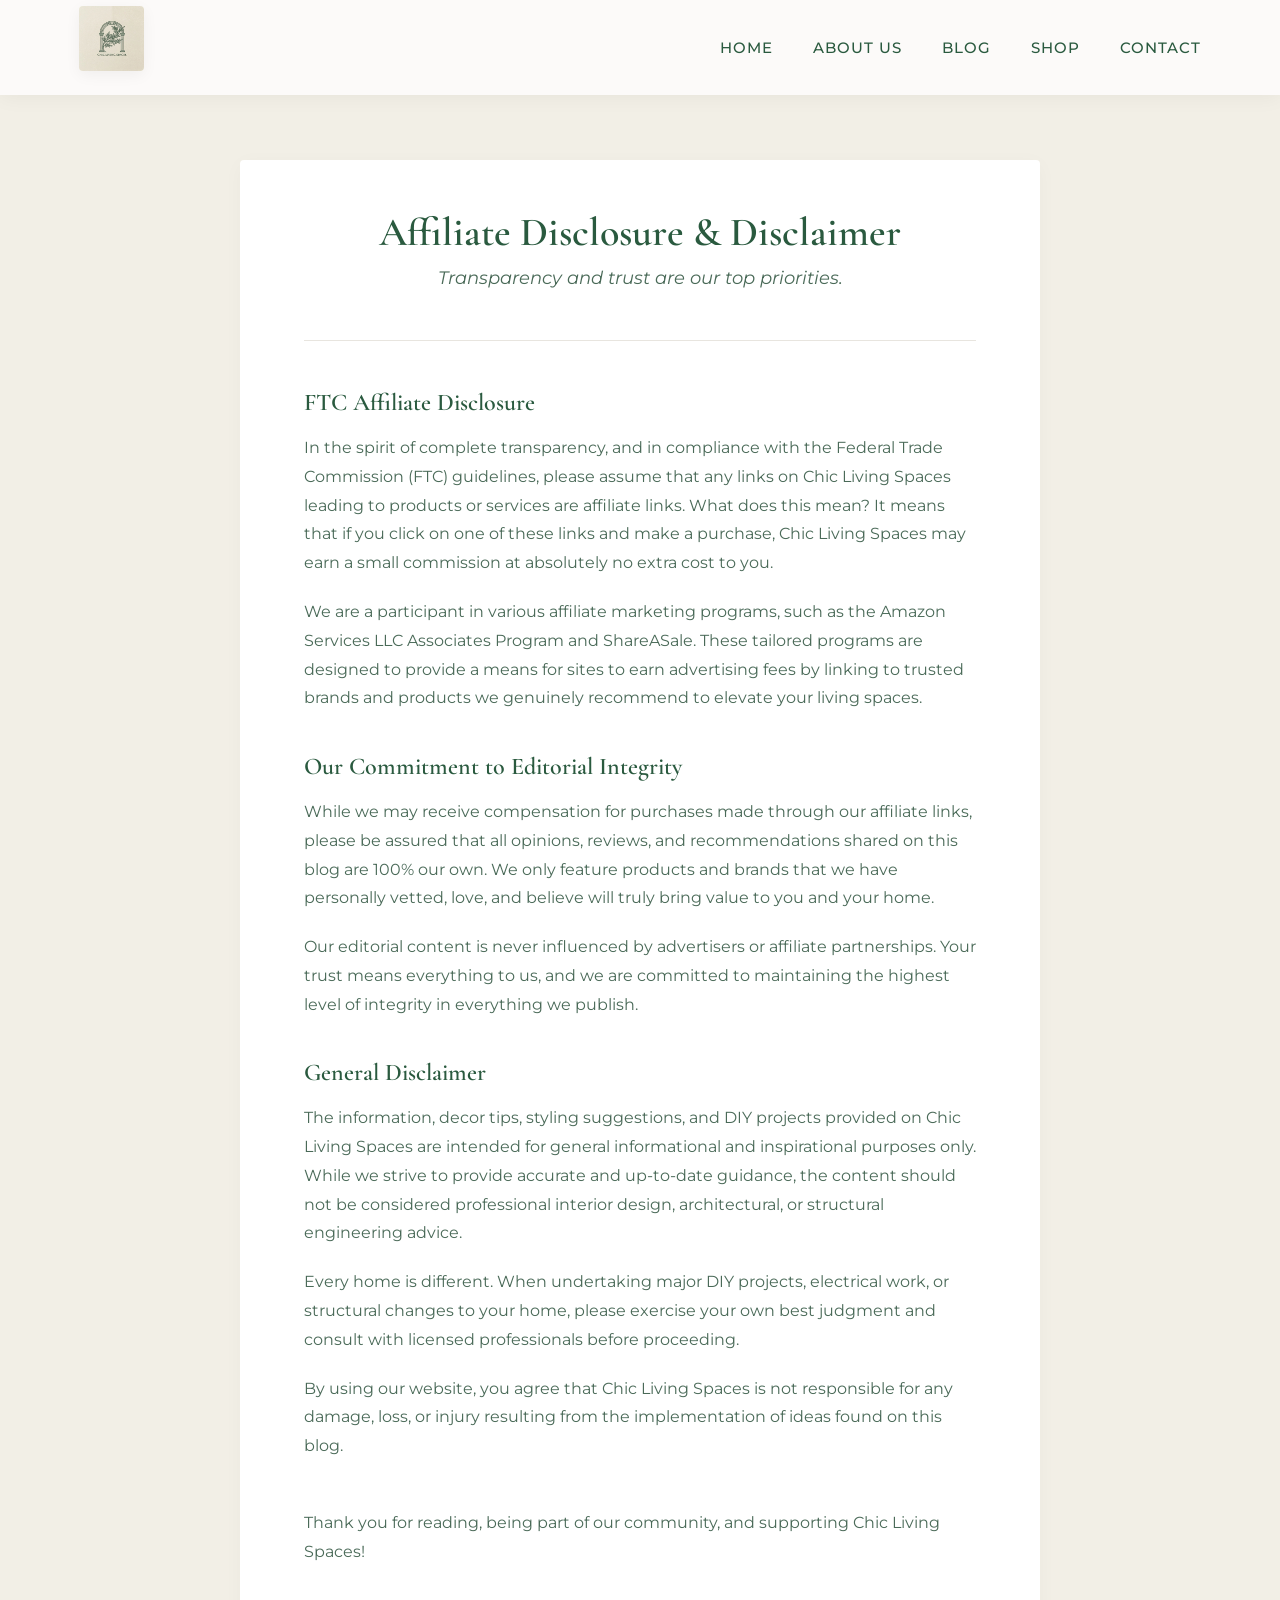
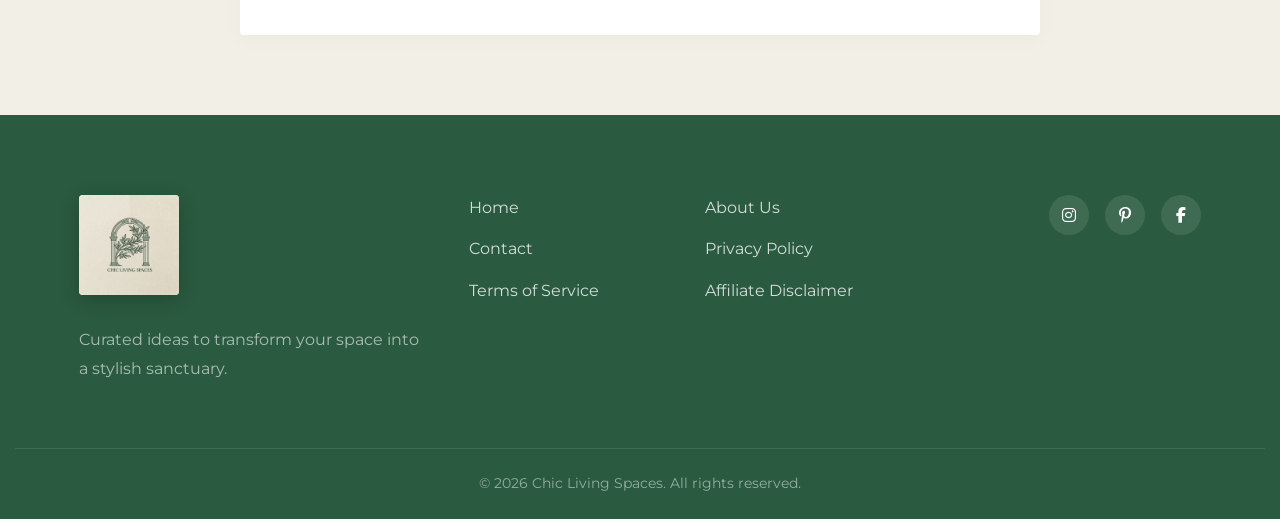
<file: disclaimer.html>
<!DOCTYPE html>
<html lang="en">
<head>
    <meta charset="UTF-8">
    <meta name="viewport" content="width=device-width, initial-scale=1.0">
    <title>Affiliate Disclosure & Disclaimer | Chic Living Spaces</title>
    <!-- Google Fonts -->
    <link rel="preconnect" href="https://fonts.googleapis.com">
    <link rel="preconnect" href="https://fonts.gstatic.com" crossorigin>
    <link href="https://fonts.googleapis.com/css2?family=Cormorant+Garamond:ital,wght@0,400;0,500;0,600;0,700;1,400&family=Montserrat:wght@300;400;500;600&display=swap" rel="stylesheet">
    <!-- Favicon -->
    <link rel="icon" type="image/png" href="favicon.png">
    <!-- Main Stylesheet -->
    <link rel="stylesheet" href="style.css">
    <!-- FontAwesome for icons -->
    <link rel="stylesheet" href="https://cdnjs.cloudflare.com/ajax/libs/font-awesome/6.4.0/css/all.min.css">
</head>
<body class="bg-surface">

    <!-- Header & Navigation -->
    <header class="site-header scrolled-fixed">
        <div class="container header-inner">
            <div class="logo-slot">
                <a href="Home.html"><img src="assets/images/logo.jpg" alt="Chic Living Spaces Logo" class="site-logo"></a>
            </div>
            <nav class="main-nav">
                <ul>
                    <li><a href="Home.html">Home</a></li>
                    <li><a href="about.html">About Us</a></li>
                    <li><a href="blog.html">Blog</a></li>
                    <li><a href="shop.html">Shop</a></li>
                    <li><a href="contact.html">Contact</a></li>
                </ul>
            </nav>
            <div class="mobile-menu-toggle">
                <i class="fa-solid fa-bars"></i>
            </div>
        </div>
    </header>

    <!-- Page Content -->
    <section class="legal-section">
        <div class="container legal-container fade-in-up">
            <div class="legal-header">
                <h1>Affiliate Disclosure & Disclaimer</h1>
                <p>Transparency and trust are our top priorities.</p>
            </div>
            
            <div class="legal-content">
                <h2>FTC Affiliate Disclosure</h2>
                <p>In the spirit of complete transparency, and in compliance with the Federal Trade Commission (FTC) guidelines, please assume that any links on Chic Living Spaces leading to products or services are affiliate links. What does this mean? It means that if you click on one of these links and make a purchase, Chic Living Spaces may earn a small commission at absolutely no extra cost to you.</p>
                <p>We are a participant in various affiliate marketing programs, such as the Amazon Services LLC Associates Program and ShareASale. These tailored programs are designed to provide a means for sites to earn advertising fees by linking to trusted brands and products we genuinely recommend to elevate your living spaces.</p>

                <h2>Our Commitment to Editorial Integrity</h2>
                <p>While we may receive compensation for purchases made through our affiliate links, please be assured that all opinions, reviews, and recommendations shared on this blog are 100% our own. We only feature products and brands that we have personally vetted, love, and believe will truly bring value to you and your home.</p>
                <p>Our editorial content is never influenced by advertisers or affiliate partnerships. Your trust means everything to us, and we are committed to maintaining the highest level of integrity in everything we publish.</p>

                <h2>General Disclaimer</h2>
                <p>The information, decor tips, styling suggestions, and DIY projects provided on Chic Living Spaces are intended for general informational and inspirational purposes only. While we strive to provide accurate and up-to-date guidance, the content should not be considered professional interior design, architectural, or structural engineering advice.</p>
                <p>Every home is different. When undertaking major DIY projects, electrical work, or structural changes to your home, please exercise your own best judgment and consult with licensed professionals before proceeding.</p>
                <p>By using our website, you agree that Chic Living Spaces is not responsible for any damage, loss, or injury resulting from the implementation of ideas found on this blog.</p>
                
                <p style="margin-top: 3rem;">Thank you for reading, being part of our community, and supporting Chic Living Spaces!</p>
            </div>
        </div>
    </section>

    <!-- Footer -->
    <footer class="site-footer">
        <div class="container footer-inner">
            <div class="footer-brand">
                <div class="logo-slot-footer">
                    <a href="Home.html"><img src="assets/images/logo.jpg" alt="Chic Living Spaces Logo" class="site-logo-footer"></a>
                </div>
                <p>Curated ideas to transform your space into a stylish sanctuary.</p>
            </div>
            <div class="footer-links">
                <nav>
                    <a href="Home.html">Home</a>
                    <a href="about.html">About Us</a>
                    <a href="contact.html">Contact</a>
                    <a href="privacy.html">Privacy Policy</a>
                    <a href="terms.html">Terms of Service</a>
                    <a href="disclaimer.html">Affiliate Disclaimer</a>
                </nav>
            </div>
            <div class="footer-socials">
                <a href="https://instagram.com" target="_blank" class="social-icon"><i class="fa-brands fa-instagram"></i></a>
                <a href="https://pinterest.com" target="_blank" class="social-icon"><i class="fa-brands fa-pinterest-p"></i></a>
                <a href="https://facebook.com" target="_blank" class="social-icon"><i class="fa-brands fa-facebook-f"></i></a>
            </div>
        </div>
        <div class="container footer-bottom">
            <p>&copy; 2026 Chic Living Spaces. All rights reserved.</p>
        </div>
    </footer>

    <!-- Scripts -->
    <script src="script.js"></script>
</body>
</html>
</file>
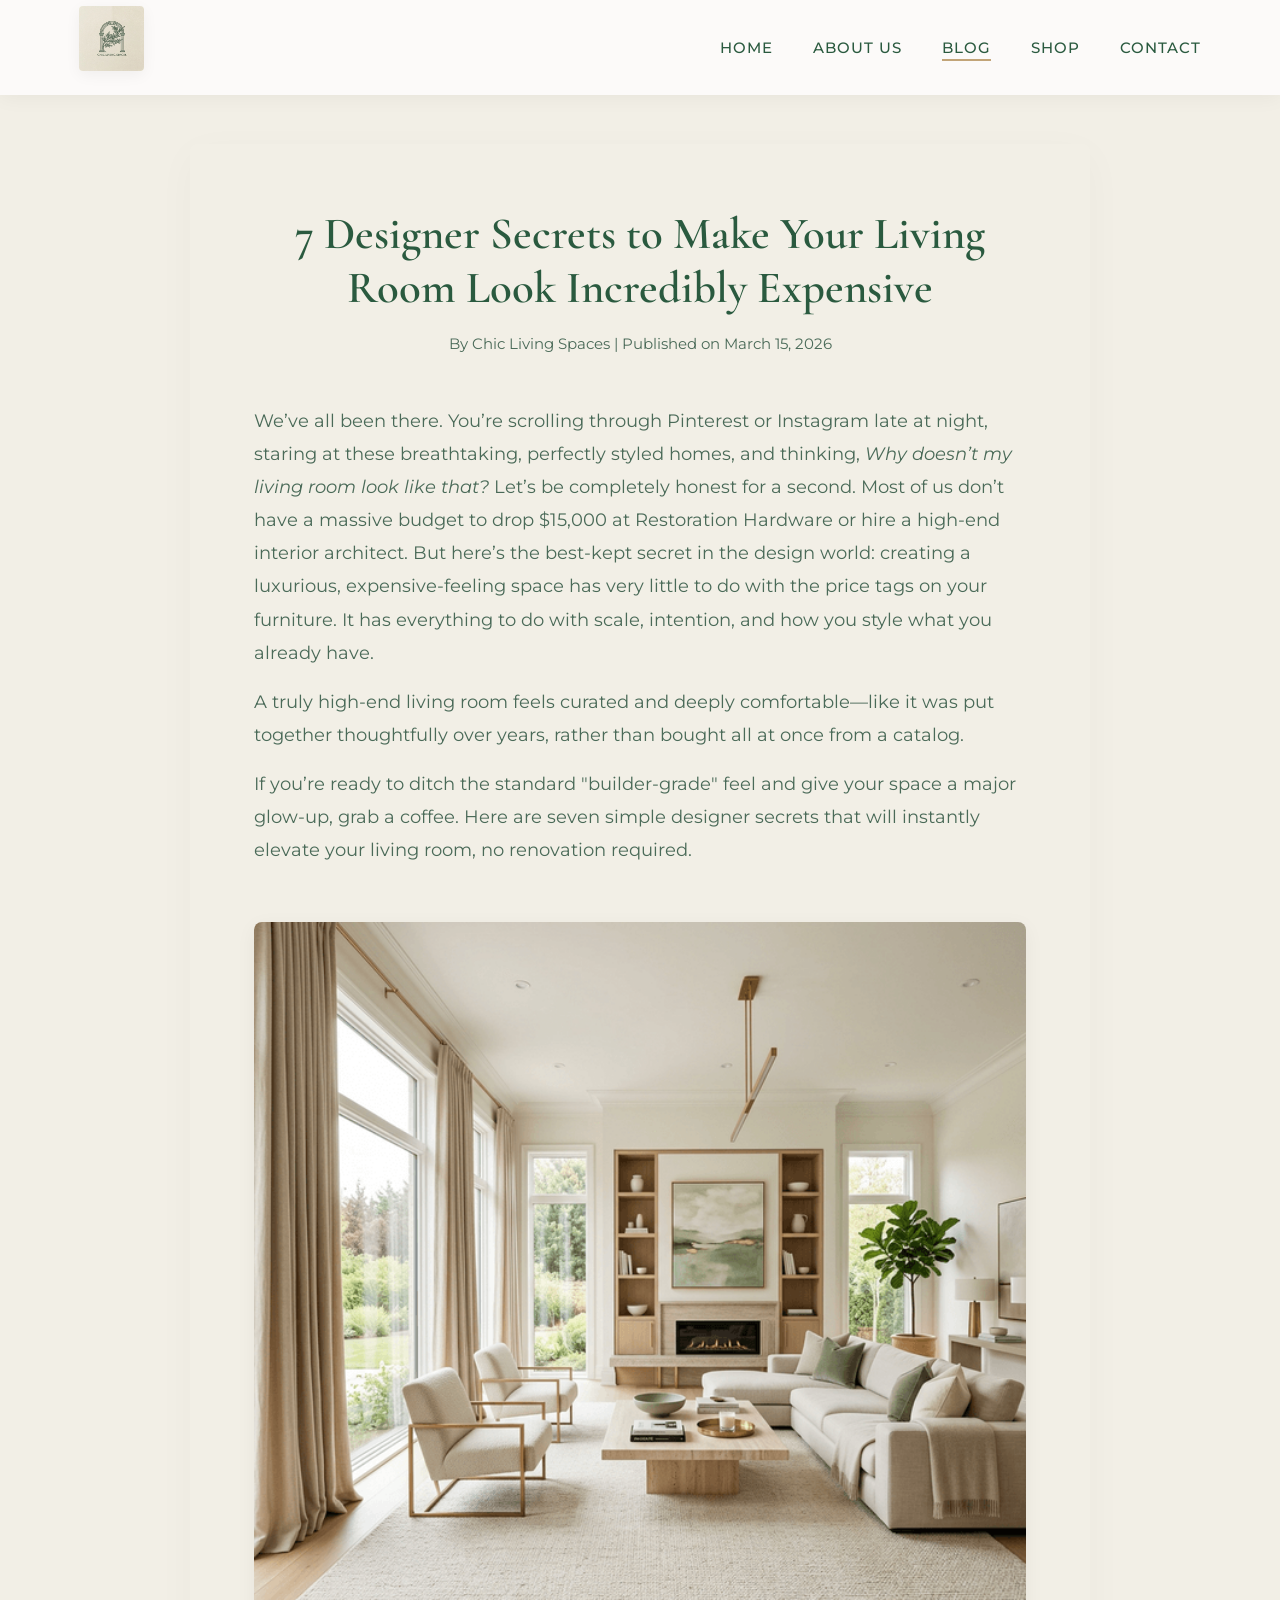
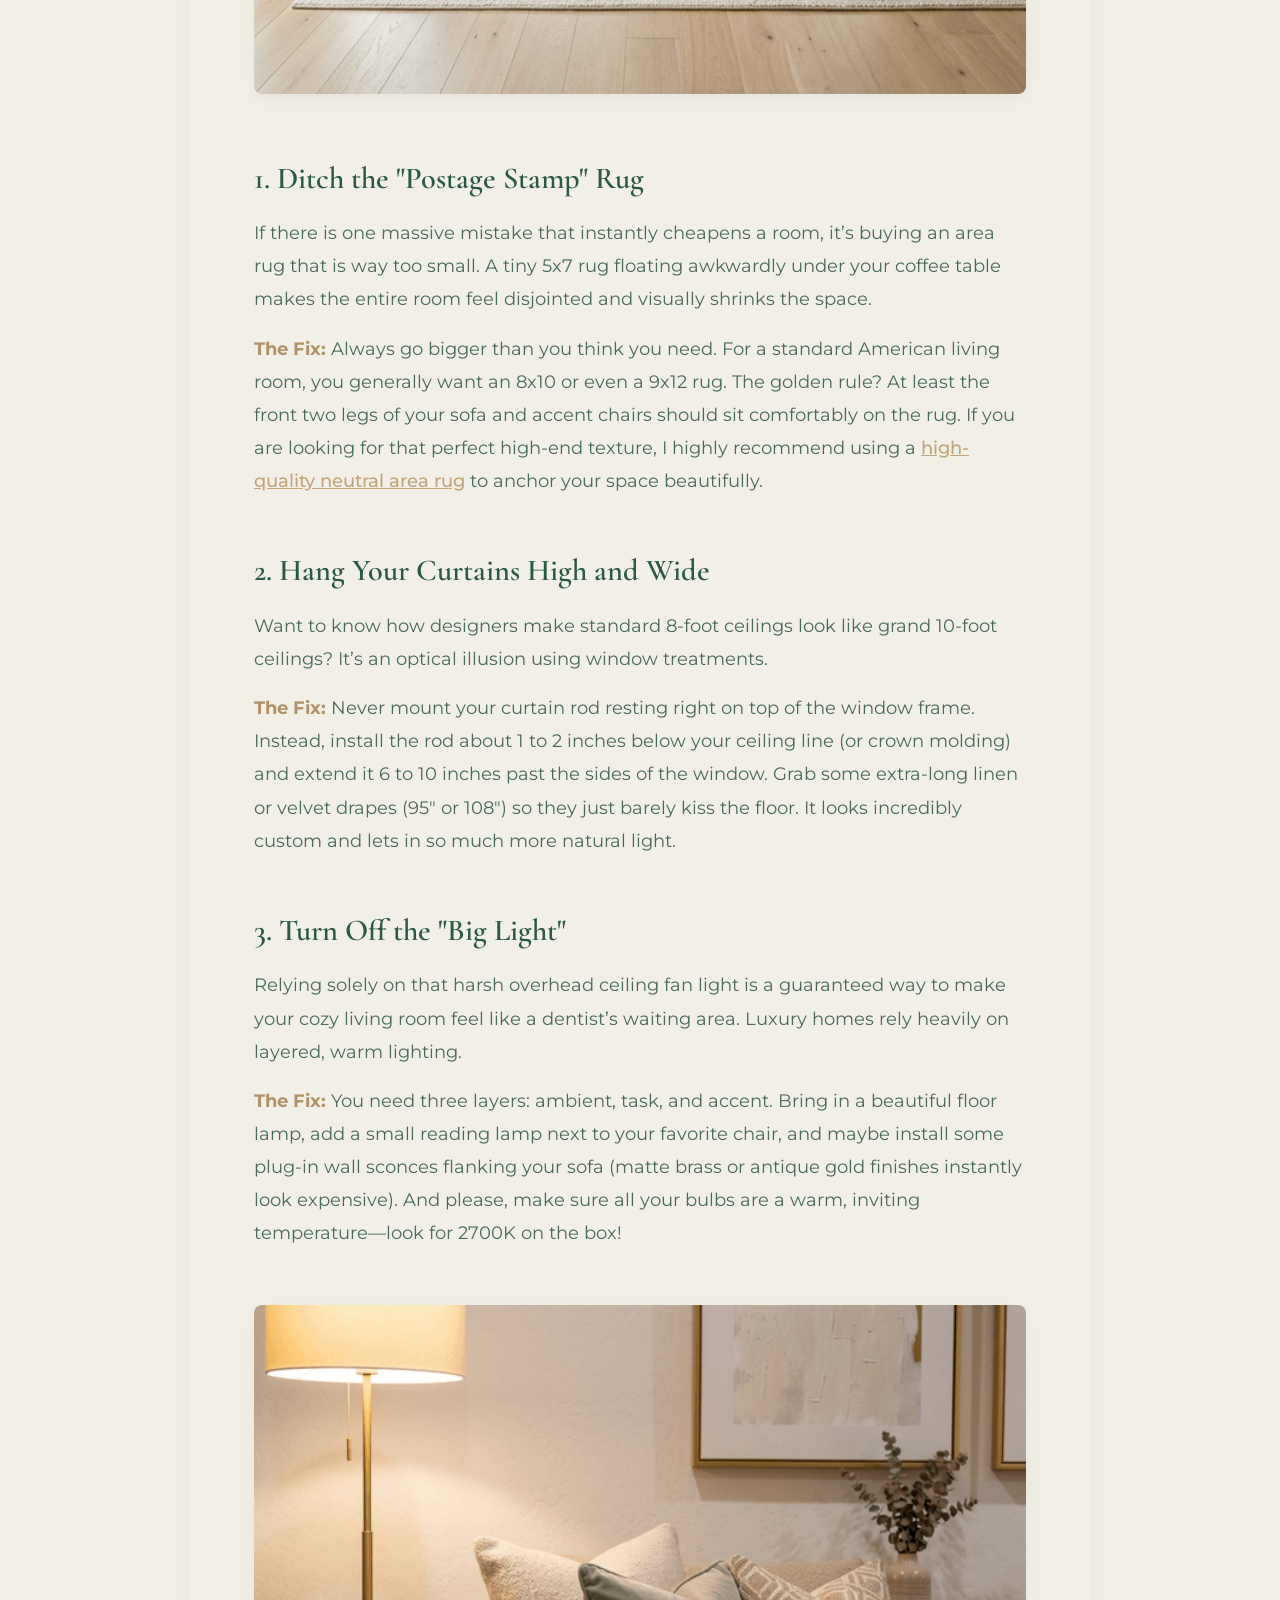
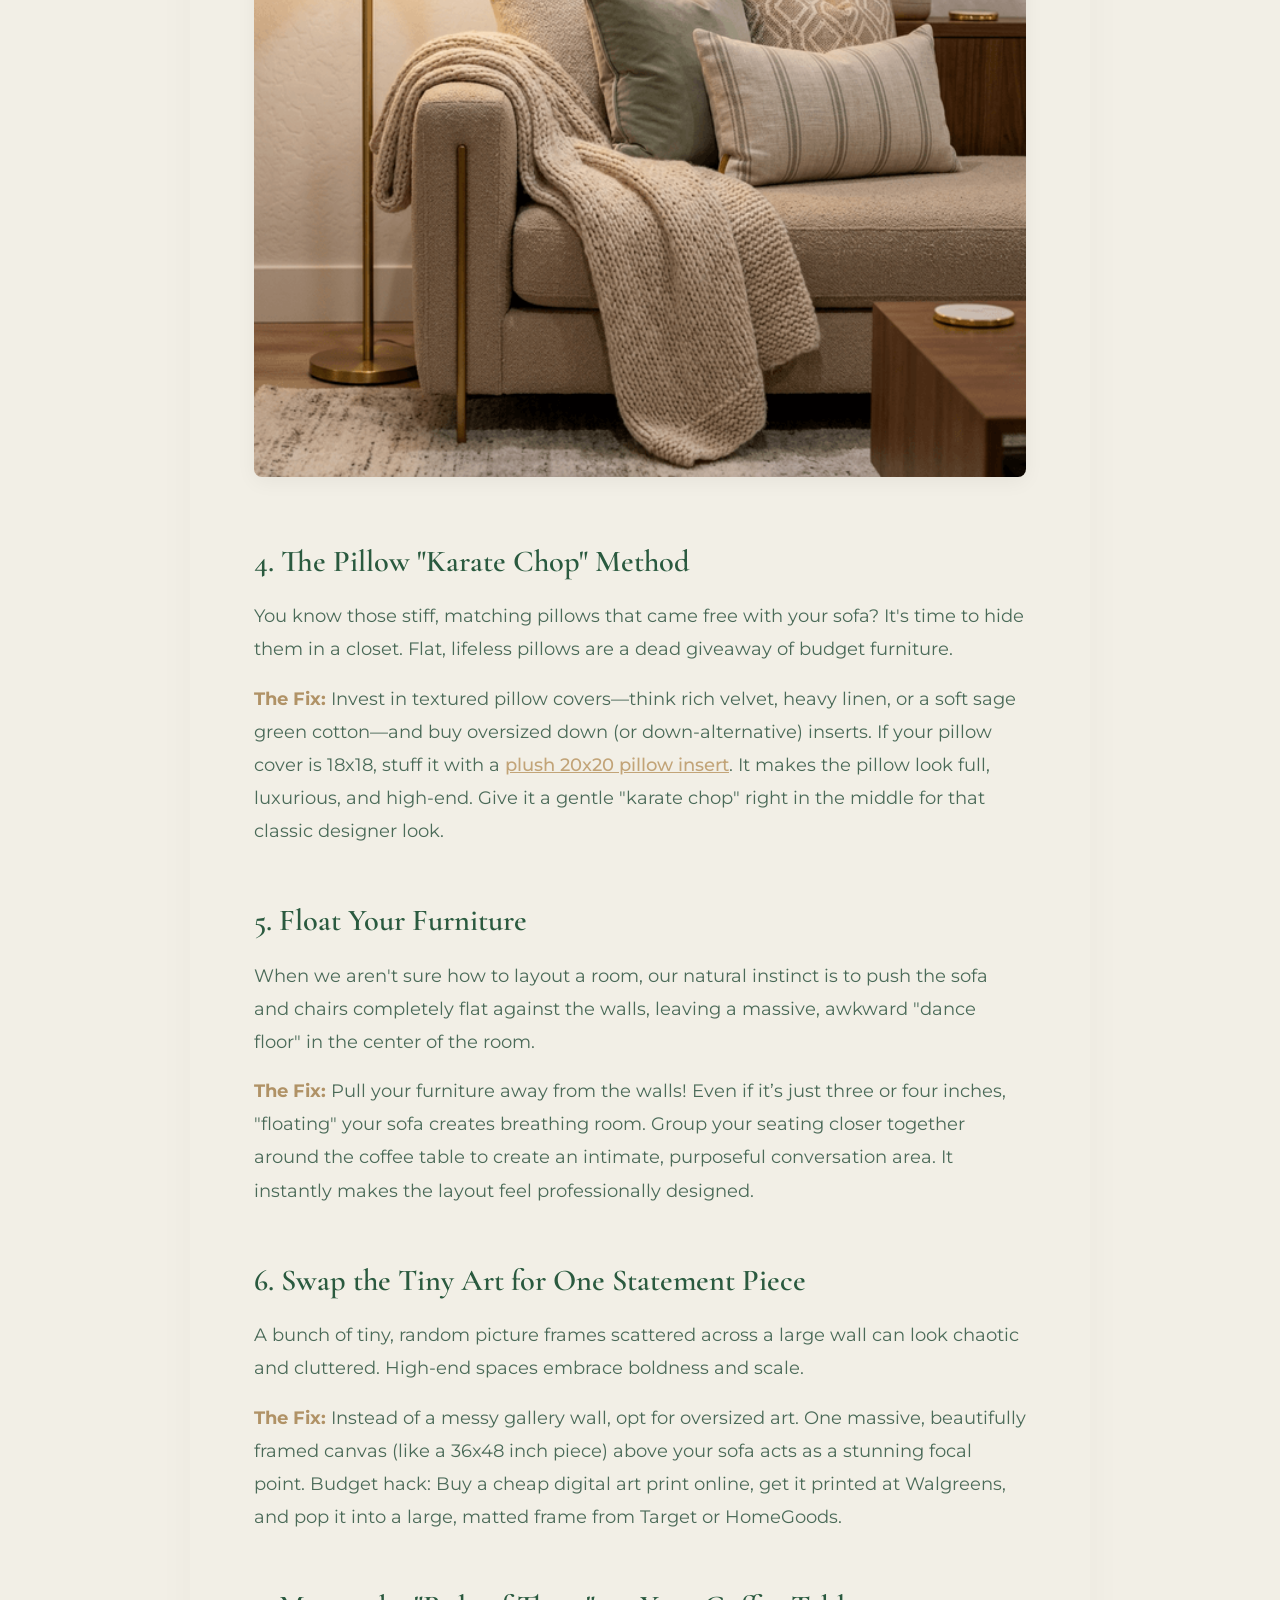
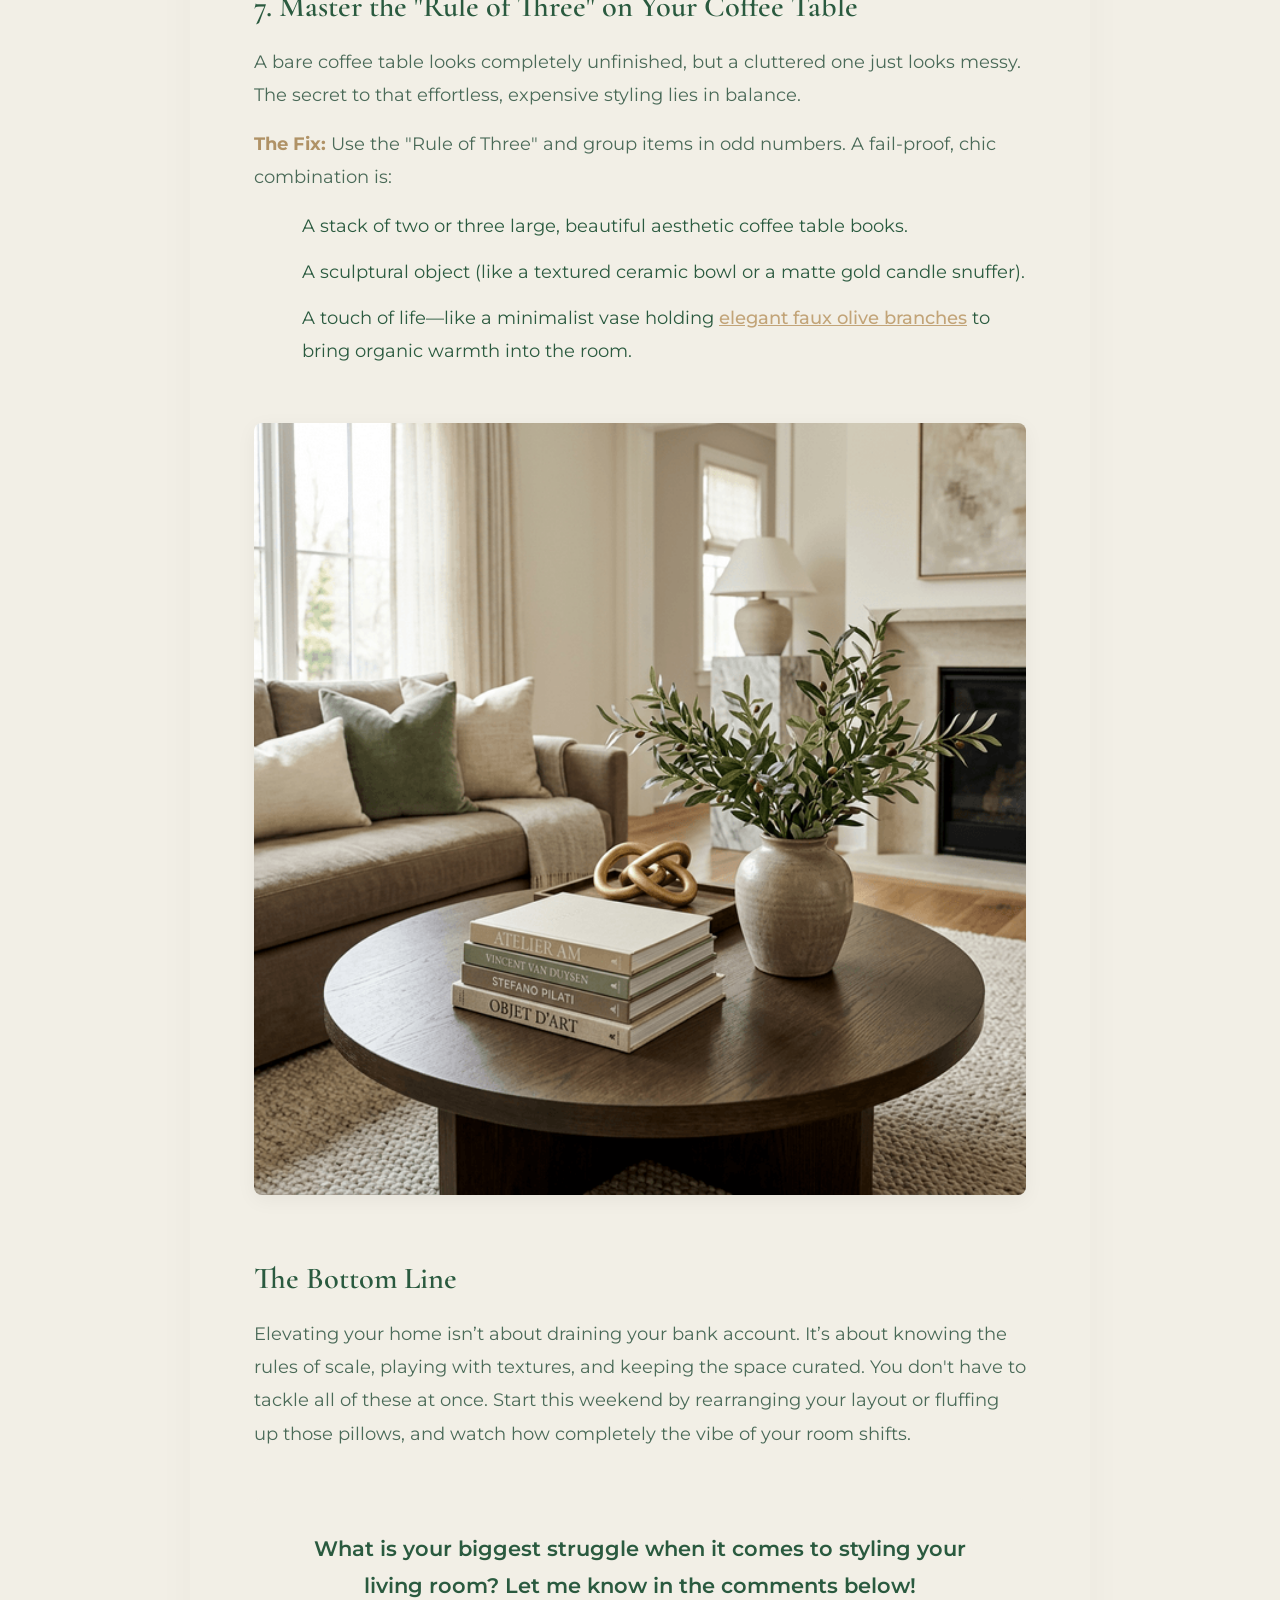
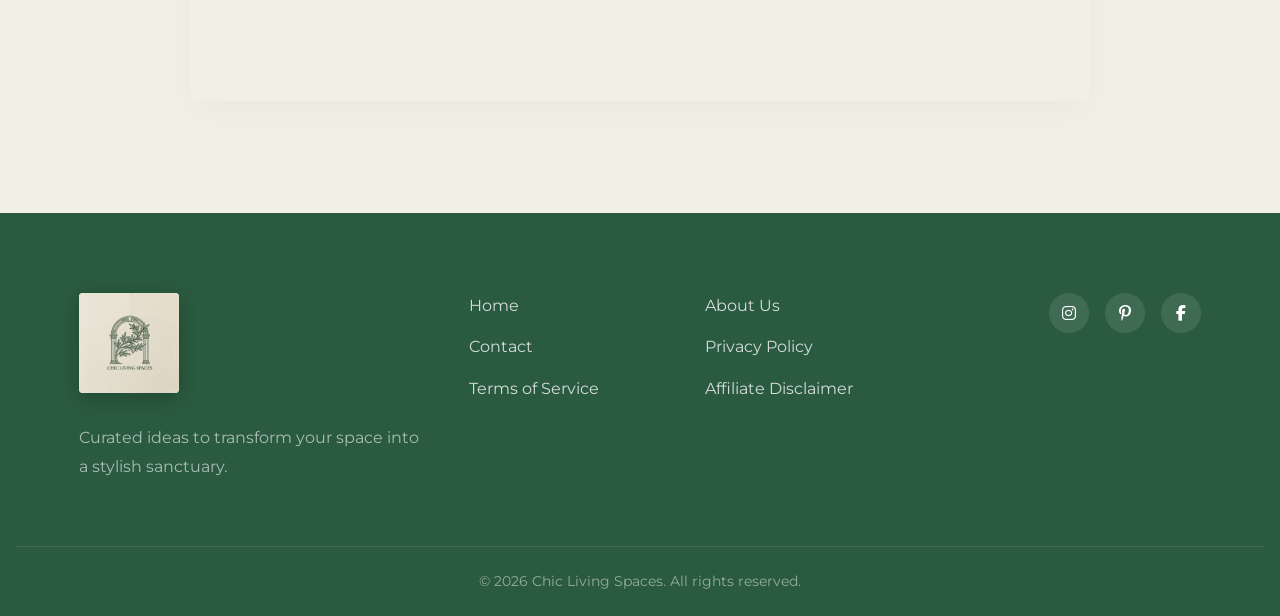
<file: post-7-designer-secrets.html>
<!DOCTYPE html>
<html lang="en">
<head>
    <meta charset="UTF-8">
    <meta name="viewport" content="width=device-width, initial-scale=1.0">
    <meta name="description" content="Want that million-dollar look without emptying your savings? Here are 7 interior designer secrets to effortlessly elevate your living room on a real-life budget.">
    <title>7 Designer Secrets to Make Your Living Room Look Incredibly Expensive | Chic Living Spaces</title>
    <!-- Google Fonts -->
    <link rel="preconnect" href="https://fonts.googleapis.com">
    <link rel="preconnect" href="https://fonts.gstatic.com" crossorigin>
    <link href="https://fonts.googleapis.com/css2?family=Cormorant+Garamond:ital,wght@0,400;0,500;0,600;0,700;1,400&family=Montserrat:wght@300;400;500;600&display=swap" rel="stylesheet">
    <!-- Favicon -->
    <link rel="icon" type="image/png" href="favicon.png">
    <!-- Main Stylesheet -->
    <link rel="stylesheet" href="style.css">
    <!-- FontAwesome for icons -->
    <link rel="stylesheet" href="https://cdnjs.cloudflare.com/ajax/libs/font-awesome/6.4.0/css/all.min.css">
</head>
<body class="bg-surface">

    <!-- Header & Navigation -->
    <header class="site-header scrolled-fixed">
        <div class="container header-inner">
            <div class="logo-slot">
                <a href="Home.html"><img src="assets/images/logo.jpg" alt="Chic Living Spaces Logo" class="site-logo"></a>
            </div>
            <nav class="main-nav">
                <ul>
                    <li><a href="Home.html">Home</a></li>
                    <li><a href="about.html">About Us</a></li>
                    <li><a href="blog.html" class="active">Blog</a></li>
                    <li><a href="shop.html">Shop</a></li>
                    <li><a href="contact.html">Contact</a></li>
                </ul>
            </nav>
            <div class="mobile-menu-toggle">
                <i class="fa-solid fa-bars"></i>
            </div>
        </div>
    </header>

    <!-- Article Content -->
    <main class="single-post section-padding" style="margin-top: 80px; max-width: 900px; margin-left: auto; margin-right: auto; padding-top: 4rem;">
        <article class="post-content bg-bg" style="padding: 4rem; border-radius: 8px; box-shadow: 0 10px 40px rgba(0,0,0,0.03);">
            <div class="post-header" style="text-align: center; margin-bottom: 3rem;">
                <span class="category-badge" style="margin-bottom: 1.5rem; display: inline-block;">Living Room</span>
                <h1 style="font-size: 2.8rem; color: var(--color-text-main); margin-bottom: 1rem; line-height: 1.2;">7 Designer Secrets to Make Your Living Room Look Incredibly Expensive</h1>
                <p class="post-meta" style="color: var(--color-text-light); font-size: 0.95rem;">By Chic Living Spaces | Published on March 15, 2026</p>
            </div>
            
            <div class="post-body" style="font-size: 1.15rem; line-height: 1.8; color: var(--color-text-main);">
                <p>We’ve all been there. You’re scrolling through Pinterest or Instagram late at night, staring at these breathtaking, perfectly styled homes, and thinking, <em>Why doesn’t my living room look like that?</em> Let’s be completely honest for a second. Most of us don’t have a massive budget to drop $15,000 at Restoration Hardware or hire a high-end interior architect. But here’s the best-kept secret in the design world: creating a luxurious, expensive-feeling space has very little to do with the price tags on your furniture. It has everything to do with scale, intention, and how you style what you already have.</p>

                <p>A truly high-end living room feels curated and deeply comfortable—like it was put together thoughtfully over years, rather than bought all at once from a catalog.</p>

                <p>If you’re ready to ditch the standard "builder-grade" feel and give your space a major glow-up, grab a coffee. Here are seven simple designer secrets that will instantly elevate your living room, no renovation required.</p>

                <figure style="margin: 3.5rem 0;">
                    <img src="assets/images/post1_hero.png" alt="Luxurious bright minimalist living room" style="width: 100%; border-radius: 8px; box-shadow: 0 5px 20px rgba(0,0,0,0.05);">
                </figure>

                <h2 style="font-size: 1.9rem; margin-top: 3.5rem; margin-bottom: 1.2rem; color: var(--color-text-main);">1. Ditch the "Postage Stamp" Rug</h2>
                <p>If there is one massive mistake that instantly cheapens a room, it’s buying an area rug that is way too small. A tiny 5x7 rug floating awkwardly under your coffee table makes the entire room feel disjointed and visually shrinks the space.</p>
                <p><strong style="color: var(--color-secondary-dark);">The Fix:</strong> Always go bigger than you think you need. For a standard American living room, you generally want an 8x10 or even a 9x12 rug. The golden rule? At least the front two legs of your sofa and accent chairs should sit comfortably on the rug. If you are looking for that perfect high-end texture, I highly recommend using a <a href="https://amzn.to/3N7DDKN" target="_blank" style="color: var(--color-secondary); text-decoration: underline; font-weight: 500;">high-quality neutral area rug</a> to anchor your space beautifully.</p>

                <h2 style="font-size: 1.9rem; margin-top: 3.5rem; margin-bottom: 1.2rem; color: var(--color-text-main);">2. Hang Your Curtains High and Wide</h2>
                <p>Want to know how designers make standard 8-foot ceilings look like grand 10-foot ceilings? It’s an optical illusion using window treatments.</p>
                <p><strong style="color: var(--color-secondary-dark);">The Fix:</strong> Never mount your curtain rod resting right on top of the window frame. Instead, install the rod about 1 to 2 inches below your ceiling line (or crown molding) and extend it 6 to 10 inches past the sides of the window. Grab some extra-long linen or velvet drapes (95" or 108") so they just barely kiss the floor. It looks incredibly custom and lets in so much more natural light.</p>

                <h2 style="font-size: 1.9rem; margin-top: 3.5rem; margin-bottom: 1.2rem; color: var(--color-text-main);">3. Turn Off the "Big Light"</h2>
                <p>Relying solely on that harsh overhead ceiling fan light is a guaranteed way to make your cozy living room feel like a dentist’s waiting area. Luxury homes rely heavily on layered, warm lighting.</p>
                <p><strong style="color: var(--color-secondary-dark);">The Fix:</strong> You need three layers: ambient, task, and accent. Bring in a beautiful floor lamp, add a small reading lamp next to your favorite chair, and maybe install some plug-in wall sconces flanking your sofa (matte brass or antique gold finishes instantly look expensive). And please, make sure all your bulbs are a warm, inviting temperature—look for 2700K on the box!</p>

                <figure style="margin: 3.5rem 0;">
                    <img src="assets/images/post1_sofa.png" alt="Stylish sofa corner with warm lighting" style="width: 100%; border-radius: 8px; box-shadow: 0 5px 20px rgba(0,0,0,0.05);">
                </figure>

                <h2 style="font-size: 1.9rem; margin-top: 3.5rem; margin-bottom: 1.2rem; color: var(--color-text-main);">4. The Pillow "Karate Chop" Method</h2>
                <p>You know those stiff, matching pillows that came free with your sofa? It's time to hide them in a closet. Flat, lifeless pillows are a dead giveaway of budget furniture.</p>
                <p><strong style="color: var(--color-secondary-dark);">The Fix:</strong> Invest in textured pillow covers—think rich velvet, heavy linen, or a soft sage green cotton—and buy oversized down (or down-alternative) inserts. If your pillow cover is 18x18, stuff it with a <a href="https://amzn.to/4sLg5KC" target="_blank" style="color: var(--color-secondary); text-decoration: underline; font-weight: 500;">plush 20x20 pillow insert</a>. It makes the pillow look full, luxurious, and high-end. Give it a gentle "karate chop" right in the middle for that classic designer look.</p>

                <h2 style="font-size: 1.9rem; margin-top: 3.5rem; margin-bottom: 1.2rem; color: var(--color-text-main);">5. Float Your Furniture</h2>
                <p>When we aren't sure how to layout a room, our natural instinct is to push the sofa and chairs completely flat against the walls, leaving a massive, awkward "dance floor" in the center of the room.</p>
                <p><strong style="color: var(--color-secondary-dark);">The Fix:</strong> Pull your furniture away from the walls! Even if it’s just three or four inches, "floating" your sofa creates breathing room. Group your seating closer together around the coffee table to create an intimate, purposeful conversation area. It instantly makes the layout feel professionally designed.</p>

                <h2 style="font-size: 1.9rem; margin-top: 3.5rem; margin-bottom: 1.2rem; color: var(--color-text-main);">6. Swap the Tiny Art for One Statement Piece</h2>
                <p>A bunch of tiny, random picture frames scattered across a large wall can look chaotic and cluttered. High-end spaces embrace boldness and scale.</p>
                <p><strong style="color: var(--color-secondary-dark);">The Fix:</strong> Instead of a messy gallery wall, opt for oversized art. One massive, beautifully framed canvas (like a 36x48 inch piece) above your sofa acts as a stunning focal point. Budget hack: Buy a cheap digital art print online, get it printed at Walgreens, and pop it into a large, matted frame from Target or HomeGoods.</p>

                <h2 style="font-size: 1.9rem; margin-top: 3.5rem; margin-bottom: 1.2rem; color: var(--color-text-main);">7. Master the "Rule of Three" on Your Coffee Table</h2>
                <p>A bare coffee table looks completely unfinished, but a cluttered one just looks messy. The secret to that effortless, expensive styling lies in balance.</p>
                <p><strong style="color: var(--color-secondary-dark);">The Fix:</strong> Use the "Rule of Three" and group items in odd numbers. A fail-proof, chic combination is:</p>
                <ul style="margin-left: 2rem; margin-bottom: 1.5rem; padding-left: 1rem;">
                    <li style="margin-bottom: 0.8rem;">A stack of two or three large, beautiful aesthetic coffee table books.</li>
                    <li style="margin-bottom: 0.8rem;">A sculptural object (like a textured ceramic bowl or a matte gold candle snuffer).</li>
                    <li style="margin-bottom: 0.8rem;">A touch of life—like a minimalist vase holding <a href="https://amzn.to/4bpUJvc" target="_blank" style="color: var(--color-secondary); text-decoration: underline; font-weight: 500;">elegant faux olive branches</a> to bring organic warmth into the room.</li>
                </ul>

                <figure style="margin: 3.5rem 0;">
                    <img src="assets/images/post1_coffee.png" alt="Styled modern coffee table" style="width: 100%; border-radius: 8px; box-shadow: 0 5px 20px rgba(0,0,0,0.05);">
                </figure>

                <h2 style="font-size: 1.9rem; margin-top: 3.5rem; margin-bottom: 1.2rem; color: var(--color-text-main);">The Bottom Line</h2>
                <p>Elevating your home isn’t about draining your bank account. It’s about knowing the rules of scale, playing with textures, and keeping the space curated. You don't have to tackle all of these at once. Start this weekend by rearranging your layout or fluffing up those pillows, and watch how completely the vibe of your room shifts.</p>
                
                <div style="margin-top: 3rem; padding: 2rem; background: var(--color-surface); border-radius: 8px; text-align: center;">
                    <p style="font-weight: 600; font-size: 1.3rem; margin-bottom: 0; color: var(--color-text-main);">What is your biggest struggle when it comes to styling your living room? Let me know in the comments below!</p>
                </div>
            </div>
        </article>
    </main>

    <!-- Footer -->
    <footer class="site-footer">
        <div class="container footer-inner">
            <div class="footer-brand">
                <div class="logo-slot-footer">
                    <a href="Home.html"><img src="assets/images/logo.jpg" alt="Chic Living Spaces Logo" class="site-logo-footer"></a>
                </div>
                <p>Curated ideas to transform your space into a stylish sanctuary.</p>
            </div>
            <div class="footer-links">
                <nav>
                    <a href="Home.html">Home</a>
                    <a href="about.html">About Us</a>
                    <a href="contact.html">Contact</a>
                    <a href="privacy.html">Privacy Policy</a>
                    <a href="terms.html">Terms of Service</a>
                    <a href="disclaimer.html">Affiliate Disclaimer</a>
                </nav>
            </div>
            <div class="footer-socials">
                <a href="https://instagram.com" target="_blank" class="social-icon"><i class="fa-brands fa-instagram"></i></a>
                <a href="https://pinterest.com" target="_blank" class="social-icon"><i class="fa-brands fa-pinterest-p"></i></a>
                <a href="https://facebook.com" target="_blank" class="social-icon"><i class="fa-brands fa-facebook-f"></i></a>
            </div>
        </div>
        <div class="container footer-bottom">
            <p>&copy; 2026 Chic Living Spaces. All rights reserved.</p>
        </div>
    </footer>

    <!-- Scripts -->
    <script src="script.js"></script>
</body>
</html>
</file>
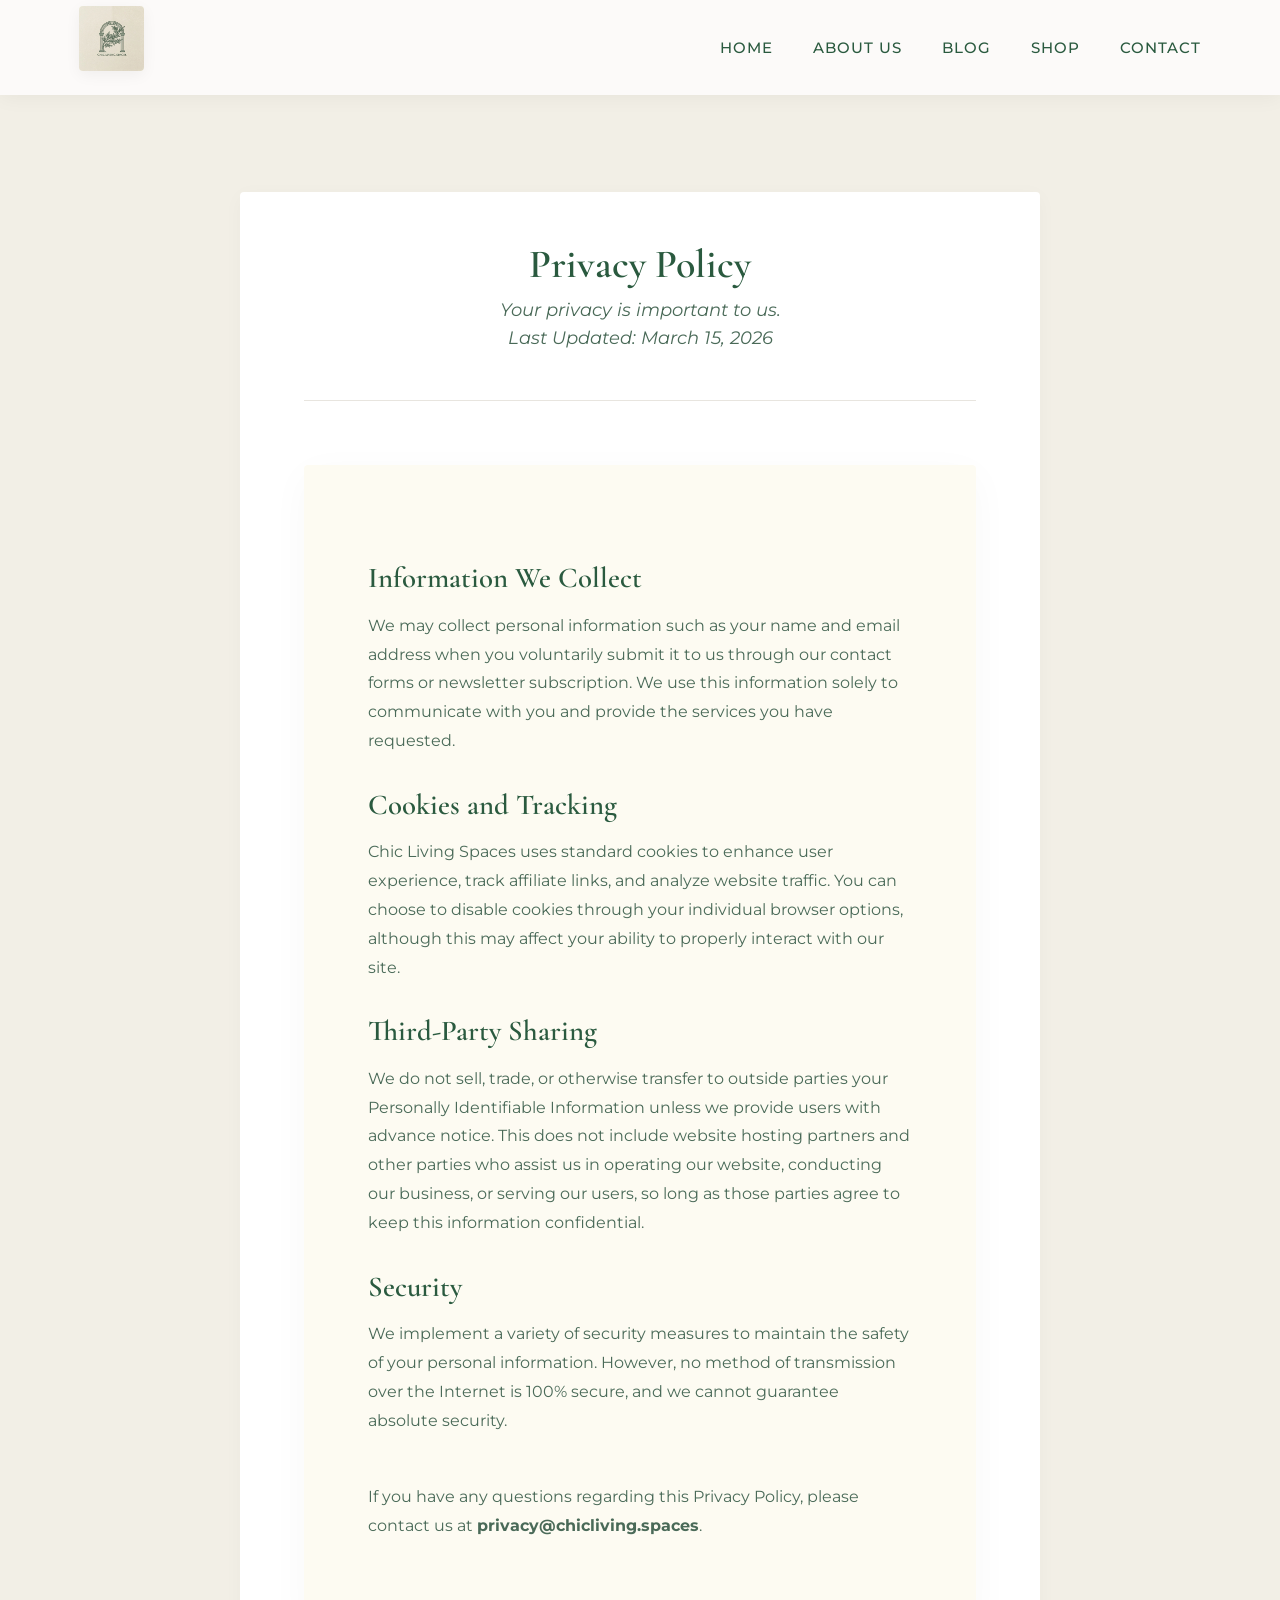
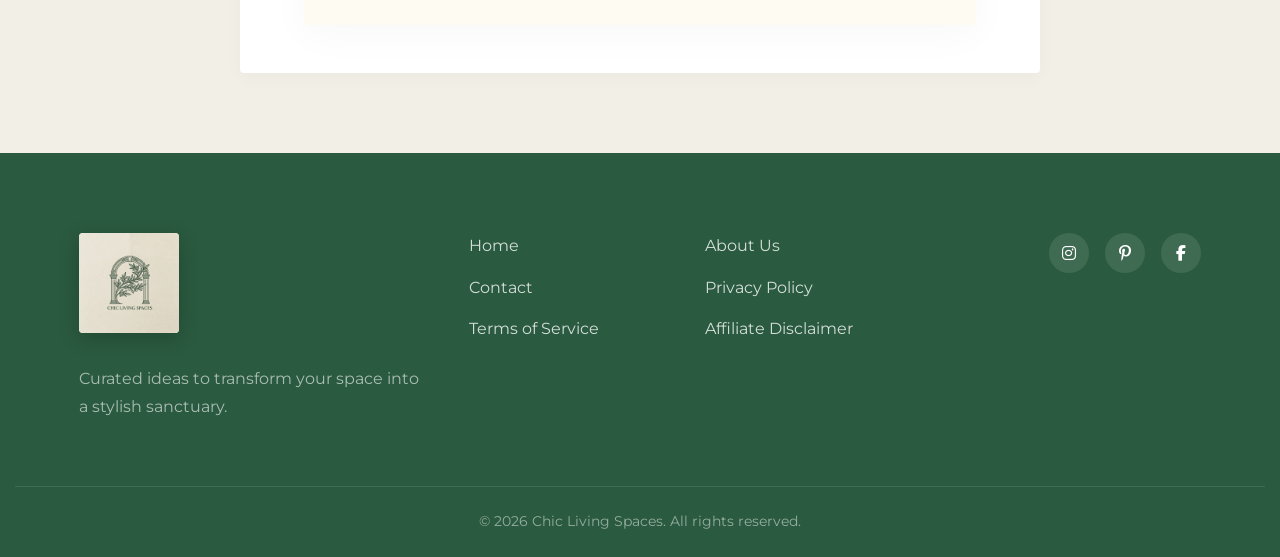
<file: privacy.html>
<!DOCTYPE html>
<html lang="en">
<head>
    <meta charset="UTF-8">
    <meta name="viewport" content="width=device-width, initial-scale=1.0">
    <title>Privacy Policy | Chic Living Spaces</title>
    <!-- Google Fonts -->
    <link rel="preconnect" href="https://fonts.googleapis.com">
    <link rel="preconnect" href="https://fonts.gstatic.com" crossorigin>
    <link href="https://fonts.googleapis.com/css2?family=Cormorant+Garamond:ital,wght@0,400;0,500;0,600;0,700;1,400&family=Montserrat:wght@300;400;500;600&display=swap" rel="stylesheet">
    <!-- Favicon -->
    <link rel="icon" type="image/png" href="favicon.png">
    <!-- Main Stylesheet -->
    <link rel="stylesheet" href="style.css">
    <!-- FontAwesome for icons -->
    <link rel="stylesheet" href="https://cdnjs.cloudflare.com/ajax/libs/font-awesome/6.4.0/css/all.min.css">
</head>
<body class="bg-surface">

    <!-- Header & Navigation -->
    <header class="site-header scrolled-fixed">
        <div class="container header-inner">
            <div class="logo-slot">
                <a href="Home.html"><img src="assets/images/logo.jpg" alt="Chic Living Spaces Logo" class="site-logo"></a>
            </div>
            <nav class="main-nav">
                <ul>
                    <li><a href="Home.html">Home</a></li>
                    <li><a href="about.html">About Us</a></li>
                    <li><a href="blog.html">Blog</a></li>
                    <li><a href="shop.html">Shop</a></li>
                    <li><a href="contact.html">Contact</a></li>
                </ul>
            </nav>
            <div class="mobile-menu-toggle">
                <i class="fa-solid fa-bars"></i>
            </div>
        </div>
    </header>

    <!-- Page Content -->
    <section class="legal-section" style="padding: 12rem 0 5rem;">
        <div class="container legal-container fade-in-up">
            <div class="legal-header" style="text-align: center; margin-bottom: 4rem;">
                <h1>Privacy Policy</h1>
                <p>Your privacy is important to us.<br>Last Updated: March 15, 2026</p>
            </div>
            
            <div class="legal-content" style="max-width: 800px; margin: 0 auto; background: var(--color-bg); padding: 4rem; border-radius: 4px; box-shadow: 0 10px 40px rgba(0,0,0,0.03);">
                <h2 style="font-size: 1.8rem; margin-top: 2rem;">Information We Collect</h2>
                <p>We may collect personal information such as your name and email address when you voluntarily submit it to us through our contact forms or newsletter subscription. We use this information solely to communicate with you and provide the services you have requested.</p>

                <h2 style="font-size: 1.8rem; margin-top: 2rem;">Cookies and Tracking</h2>
                <p>Chic Living Spaces uses standard cookies to enhance user experience, track affiliate links, and analyze website traffic. You can choose to disable cookies through your individual browser options, although this may affect your ability to properly interact with our site.</p>

                <h2 style="font-size: 1.8rem; margin-top: 2rem;">Third-Party Sharing</h2>
                <p>We do not sell, trade, or otherwise transfer to outside parties your Personally Identifiable Information unless we provide users with advance notice. This does not include website hosting partners and other parties who assist us in operating our website, conducting our business, or serving our users, so long as those parties agree to keep this information confidential.</p>

                <h2 style="font-size: 1.8rem; margin-top: 2rem;">Security</h2>
                <p>We implement a variety of security measures to maintain the safety of your personal information. However, no method of transmission over the Internet is 100% secure, and we cannot guarantee absolute security.</p>

                <p style="margin-top: 3rem;">If you have any questions regarding this Privacy Policy, please contact us at <strong>privacy@chicliving.spaces</strong>.</p>
            </div>
        </div>
    </section>

    <!-- Footer -->
    <footer class="site-footer">
        <div class="container footer-inner">
            <div class="footer-brand">
                <div class="logo-slot-footer">
                    <a href="Home.html"><img src="assets/images/logo.jpg" alt="Chic Living Spaces Logo" class="site-logo-footer"></a>
                </div>
                <p>Curated ideas to transform your space into a stylish sanctuary.</p>
            </div>
            <div class="footer-links">
                <nav>
                    <a href="Home.html">Home</a>
                    <a href="about.html">About Us</a>
                    <a href="contact.html">Contact</a>
                    <a href="privacy.html">Privacy Policy</a>
                    <a href="terms.html">Terms of Service</a>
                    <a href="disclaimer.html">Affiliate Disclaimer</a>
                </nav>
            </div>
            <div class="footer-socials">
                <a href="#" class="social-icon"><i class="fa-brands fa-instagram"></i></a>
                <a href="#" class="social-icon"><i class="fa-brands fa-pinterest-p"></i></a>
                <a href="#" class="social-icon"><i class="fa-brands fa-facebook-f"></i></a>
            </div>
        </div>
        <div class="container footer-bottom">
            <p>&copy; 2026 Chic Living Spaces. All rights reserved.</p>
        </div>
    </footer>

    <!-- Scripts -->
    <script src="script.js"></script>
</body>
</html>
</file>
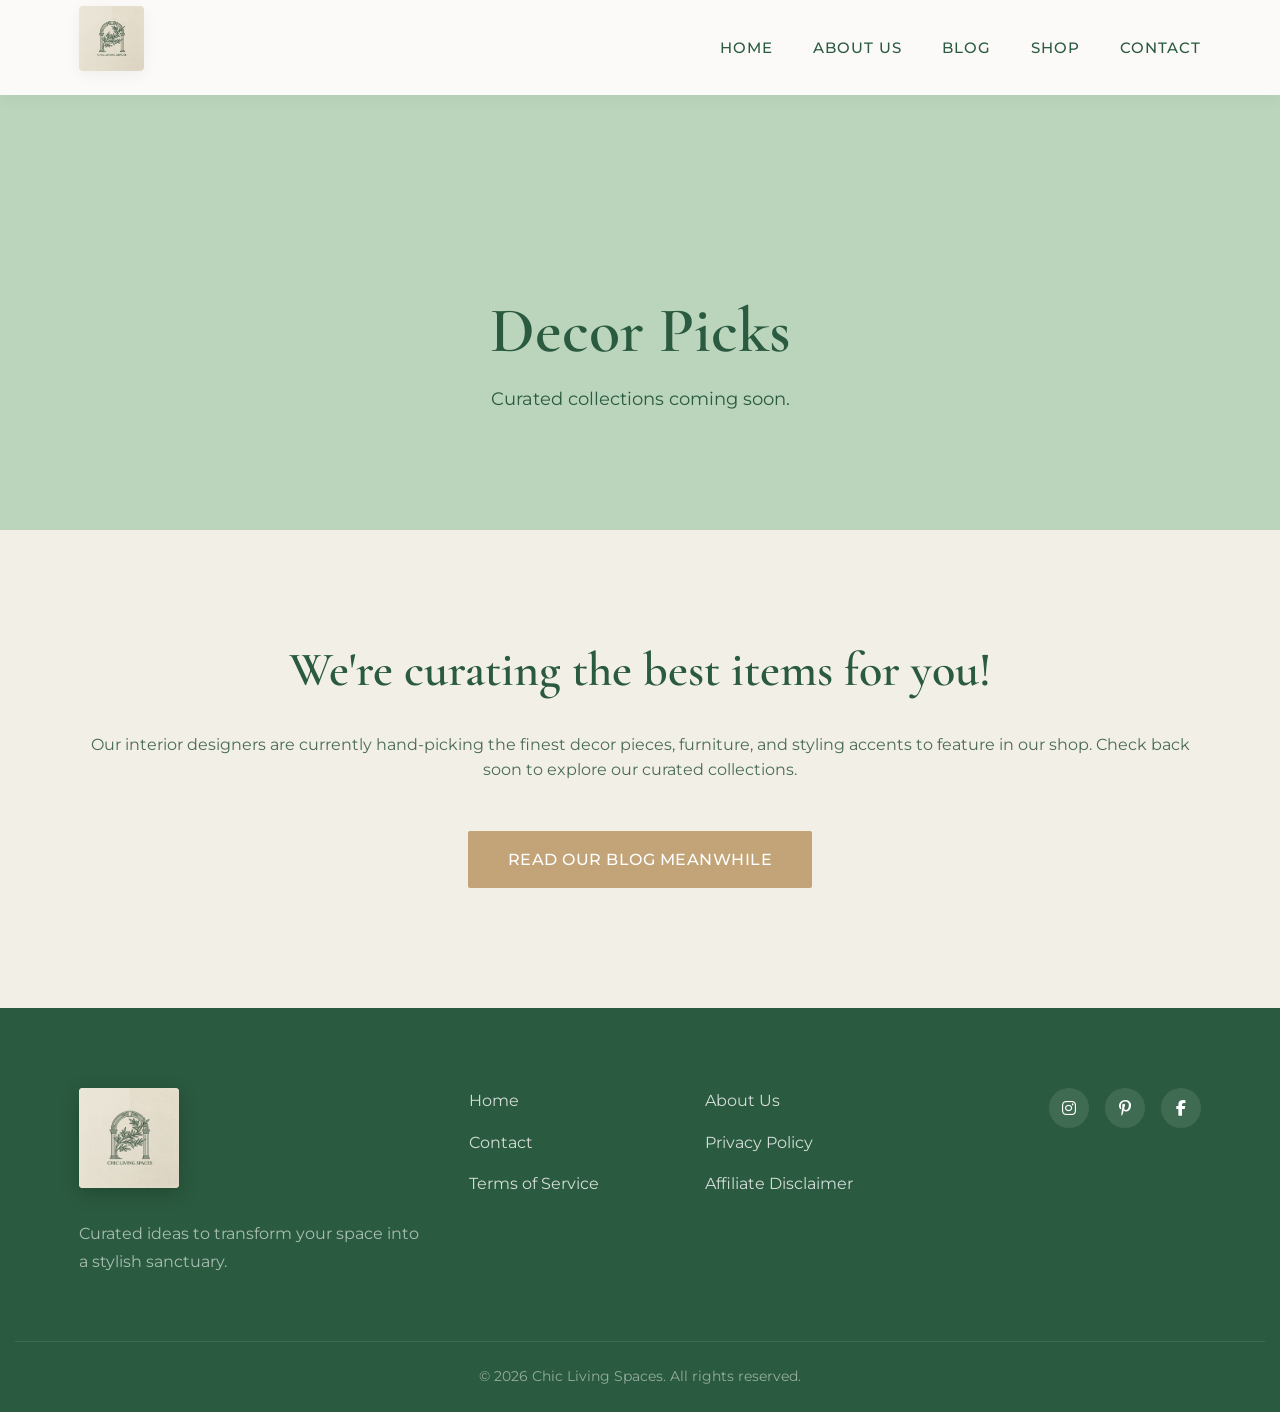
<file: shop.html>
<!DOCTYPE html>
<html lang="en">
<head>
    <meta charset="UTF-8">
    <meta name="viewport" content="width=device-width, initial-scale=1.0">
    <title>Shop | Chic Living Spaces</title>
    <!-- Google Fonts -->
    <link rel="preconnect" href="https://fonts.googleapis.com">
    <link rel="preconnect" href="https://fonts.gstatic.com" crossorigin>
    <link href="https://fonts.googleapis.com/css2?family=Cormorant+Garamond:ital,wght@0,400;0,500;0,600;0,700;1,400&family=Montserrat:wght@300;400;500;600&display=swap" rel="stylesheet">
    <!-- Favicon -->
    <link rel="icon" type="image/png" href="favicon.png">
    <!-- Main Stylesheet -->
    <link rel="stylesheet" href="style.css">
    <!-- FontAwesome for icons -->
    <link rel="stylesheet" href="https://cdnjs.cloudflare.com/ajax/libs/font-awesome/6.4.0/css/all.min.css">
</head>
<body class="bg-surface">

    <!-- Header & Navigation -->
    <header class="site-header scrolled-fixed">
        <div class="container header-inner">
            <div class="logo-slot">
                <a href="Home.html"><img src="assets/images/logo.jpg" alt="Chic Living Spaces Logo" class="site-logo"></a>
            </div>
            <nav class="main-nav">
                <ul>
                    <li><a href="Home.html">Home</a></li>
                    <li><a href="about.html">About Us</a></li>
                    <li><a href="blog.html">Blog</a></li>
                    <li><a href="shop.html">Shop</a></li>
                    <li><a href="contact.html">Contact</a></li>
                </ul>
            </nav>
            <div class="mobile-menu-toggle">
                <i class="fa-solid fa-bars"></i>
            </div>
        </div>
    </header>

    <!-- Page Content -->
    <section class="page-header" style="height: 50vh; display: flex; align-items: center; justify-content: center; text-align: center; background: var(--color-primary); color: var(--color-text-main); margin-top: 80px;">
        <div class="container fade-in-up">
            <h1 style="color: var(--color-text-main); margin-bottom: 1rem;">Decor Picks</h1>
            <p style="color: var(--color-text-main);">Curated collections coming soon.</p>
        </div>
    </section>

    <!-- Content Area -->
    <section class="section-padding bg-surface" style="min-height: 40vh;">
        <div class="container text-center fade-in-up delay-1">
            <h2 style="margin-bottom: 2rem;">We're curating the best items for you!</h2>
            <p>Our interior designers are currently hand-picking the finest decor pieces, furniture, and styling accents to feature in our shop. Check back soon to explore our curated collections.</p>
            <div style="margin-top: 3rem;">
                <a href="blog.html" class="btn btn-secondary">Read Our Blog Meanwhile</a>
            </div>
        </div>
    </section>

    <!-- Footer -->
    <footer class="site-footer">
        <div class="container footer-inner">
            <div class="footer-brand">
                <div class="logo-slot-footer">
                    <a href="Home.html"><img src="assets/images/logo.jpg" alt="Chic Living Spaces Logo" class="site-logo-footer"></a>
                </div>
                <p>Curated ideas to transform your space into a stylish sanctuary.</p>
            </div>
            <div class="footer-links">
                <nav>
                    <a href="Home.html">Home</a>
                    <a href="about.html">About Us</a>
                    <a href="contact.html">Contact</a>
                    <a href="privacy.html">Privacy Policy</a>
                    <a href="terms.html">Terms of Service</a>
                    <a href="disclaimer.html">Affiliate Disclaimer</a>
                </nav>
            </div>
            <div class="footer-socials">
                <a href="#" class="social-icon"><i class="fa-brands fa-instagram"></i></a>
                <a href="#" class="social-icon"><i class="fa-brands fa-pinterest-p"></i></a>
                <a href="#" class="social-icon"><i class="fa-brands fa-facebook-f"></i></a>
            </div>
        </div>
        <div class="container footer-bottom">
            <p>&copy; 2026 Chic Living Spaces. All rights reserved.</p>
        </div>
    </footer>

    <!-- Scripts -->
    <script src="script.js"></script>
</body>
</html>
</file>
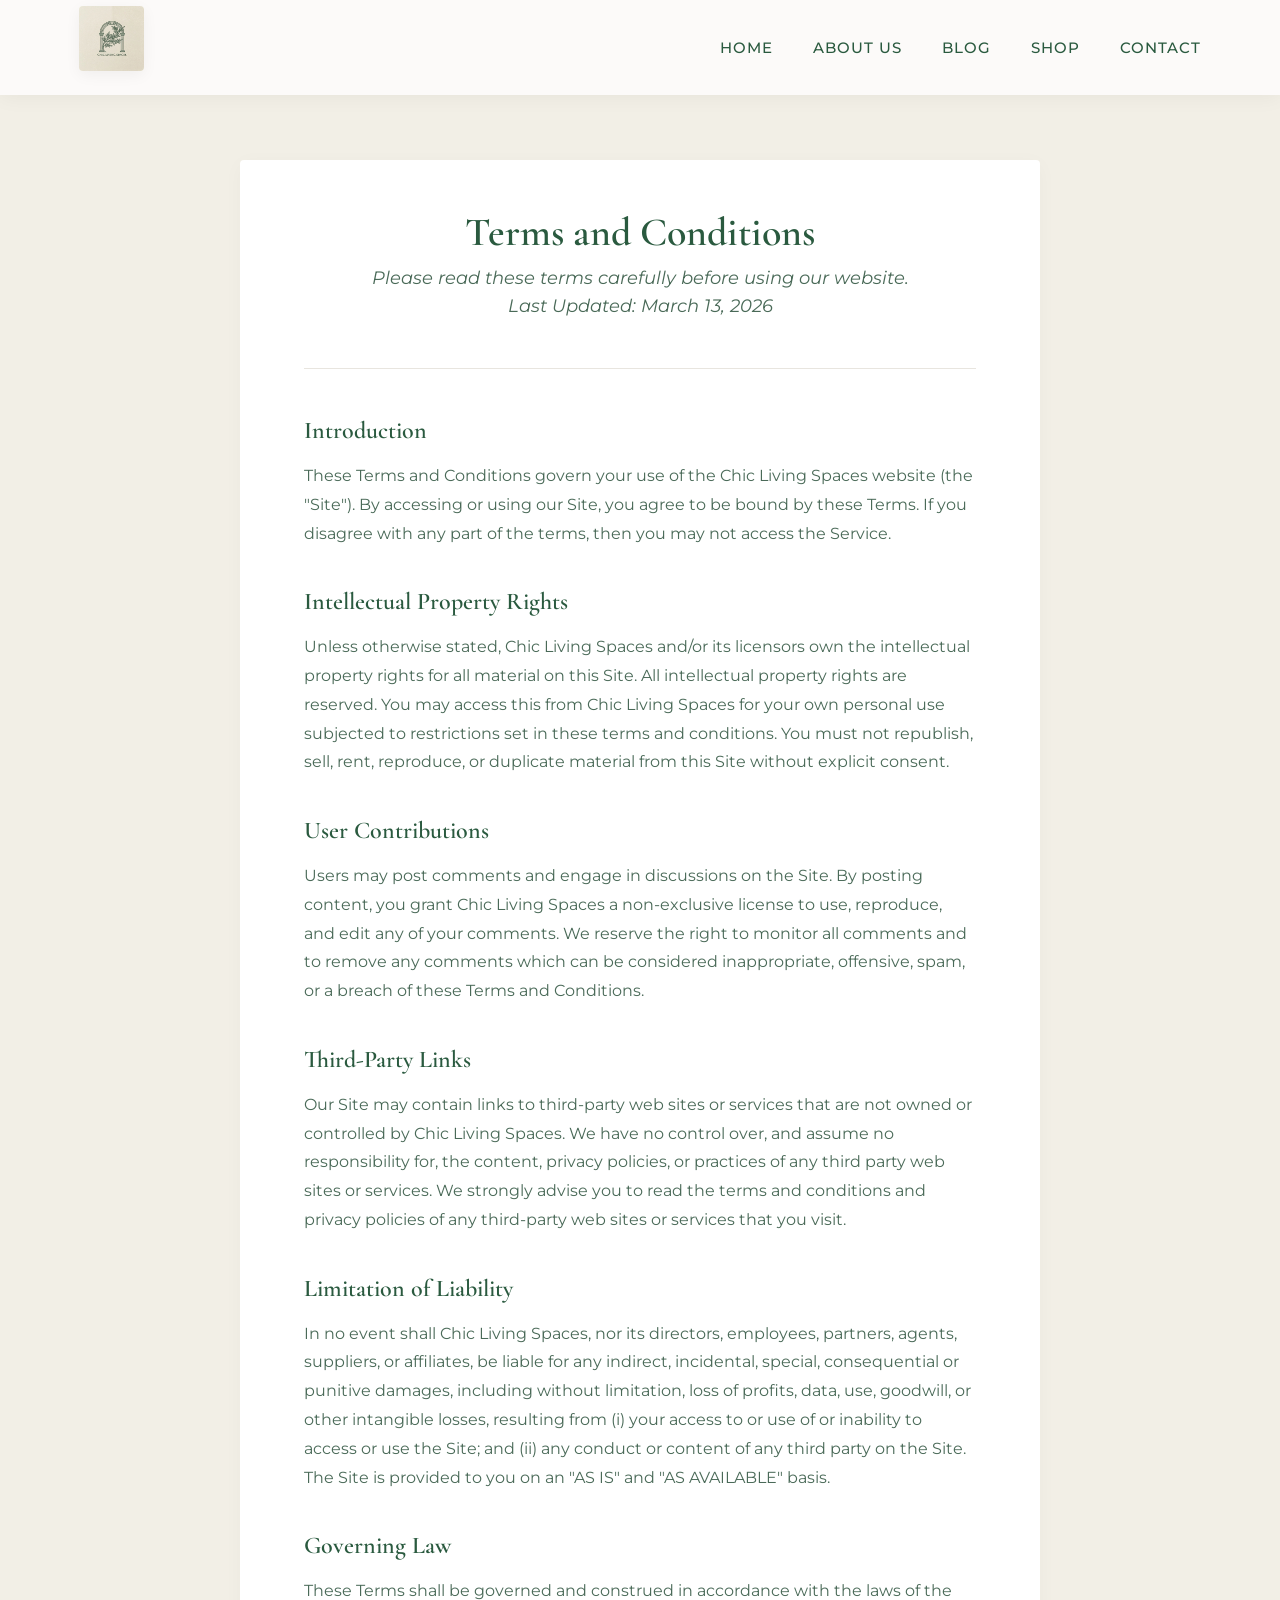
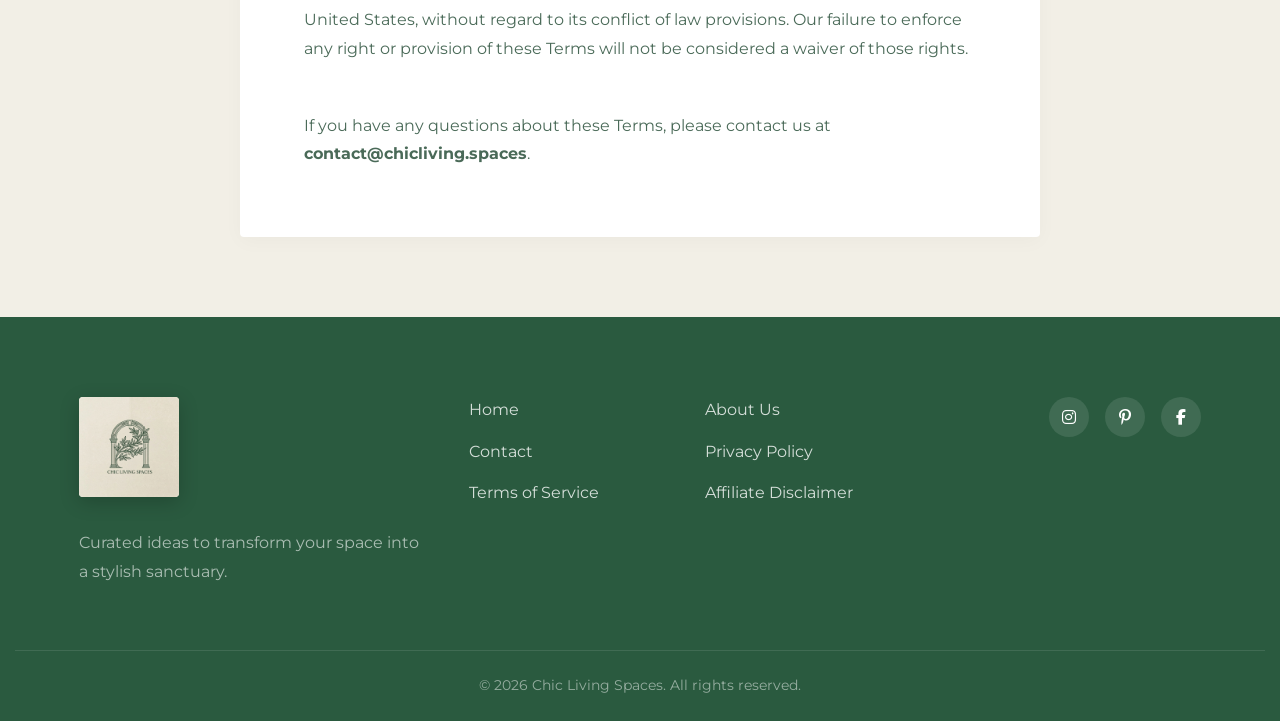
<file: terms.html>
<!DOCTYPE html>
<html lang="en">
<head>
    <meta charset="UTF-8">
    <meta name="viewport" content="width=device-width, initial-scale=1.0">
    <title>Terms and Conditions | Chic Living Spaces</title>
    <!-- Google Fonts -->
    <link rel="preconnect" href="https://fonts.googleapis.com">
    <link rel="preconnect" href="https://fonts.gstatic.com" crossorigin>
    <link href="https://fonts.googleapis.com/css2?family=Cormorant+Garamond:ital,wght@0,400;0,500;0,600;0,700;1,400&family=Montserrat:wght@300;400;500;600&display=swap" rel="stylesheet">
    <!-- Favicon -->
    <link rel="icon" type="image/png" href="favicon.png">
    <!-- Main Stylesheet -->
    <link rel="stylesheet" href="style.css">
    <!-- FontAwesome for icons -->
    <link rel="stylesheet" href="https://cdnjs.cloudflare.com/ajax/libs/font-awesome/6.4.0/css/all.min.css">
</head>
<body class="bg-surface">

    <!-- Header & Navigation -->
    <header class="site-header scrolled-fixed">
        <div class="container header-inner">
            <div class="logo-slot">
                <a href="Home.html"><img src="assets/images/logo.jpg" alt="Chic Living Spaces Logo" class="site-logo"></a>
            </div>
            <nav class="main-nav">
                <ul>
                    <li><a href="Home.html">Home</a></li>
                    <li><a href="about.html">About Us</a></li>
                    <li><a href="blog.html">Blog</a></li>
                    <li><a href="shop.html">Shop</a></li>
                    <li><a href="contact.html">Contact</a></li>
                </ul>
            </nav>
            <div class="mobile-menu-toggle">
                <i class="fa-solid fa-bars"></i>
            </div>
        </div>
    </header>

    <!-- Page Content -->
    <section class="legal-section">
        <div class="container legal-container fade-in-up">
            <div class="legal-header">
                <h1>Terms and Conditions</h1>
                <p>Please read these terms carefully before using our website.<br>Last Updated: March 13, 2026</p>
            </div>
            
            <div class="legal-content">
                <h2>Introduction</h2>
                <p>These Terms and Conditions govern your use of the Chic Living Spaces website (the "Site"). By accessing or using our Site, you agree to be bound by these Terms. If you disagree with any part of the terms, then you may not access the Service.</p>

                <h2>Intellectual Property Rights</h2>
                <p>Unless otherwise stated, Chic Living Spaces and/or its licensors own the intellectual property rights for all material on this Site. All intellectual property rights are reserved. You may access this from Chic Living Spaces for your own personal use subjected to restrictions set in these terms and conditions. You must not republish, sell, rent, reproduce, or duplicate material from this Site without explicit consent.</p>

                <h2>User Contributions</h2>
                <p>Users may post comments and engage in discussions on the Site. By posting content, you grant Chic Living Spaces a non-exclusive license to use, reproduce, and edit any of your comments. We reserve the right to monitor all comments and to remove any comments which can be considered inappropriate, offensive, spam, or a breach of these Terms and Conditions.</p>

                <h2>Third-Party Links</h2>
                <p>Our Site may contain links to third-party web sites or services that are not owned or controlled by Chic Living Spaces. We have no control over, and assume no responsibility for, the content, privacy policies, or practices of any third party web sites or services. We strongly advise you to read the terms and conditions and privacy policies of any third-party web sites or services that you visit.</p>

                <h2>Limitation of Liability</h2>
                <p>In no event shall Chic Living Spaces, nor its directors, employees, partners, agents, suppliers, or affiliates, be liable for any indirect, incidental, special, consequential or punitive damages, including without limitation, loss of profits, data, use, goodwill, or other intangible losses, resulting from (i) your access to or use of or inability to access or use the Site; and (ii) any conduct or content of any third party on the Site. The Site is provided to you on an "AS IS" and "AS AVAILABLE" basis.</p>

                <h2>Governing Law</h2>
                <p>These Terms shall be governed and construed in accordance with the laws of the United States, without regard to its conflict of law provisions. Our failure to enforce any right or provision of these Terms will not be considered a waiver of those rights.</p>
                
                <p style="margin-top: 3rem;">If you have any questions about these Terms, please contact us at <strong>contact@chicliving.spaces</strong>.</p>
            </div>
        </div>
    </section>

    <!-- Footer -->
    <footer class="site-footer">
        <div class="container footer-inner">
            <div class="footer-brand">
                <div class="logo-slot-footer">
                    <a href="Home.html"><img src="assets/images/logo.jpg" alt="Chic Living Spaces Logo" class="site-logo-footer"></a>
                </div>
                <p>Curated ideas to transform your space into a stylish sanctuary.</p>
            </div>
            <div class="footer-links">
                <nav>
                    <a href="Home.html">Home</a>
                    <a href="about.html">About Us</a>
                    <a href="contact.html">Contact</a>
                    <a href="privacy.html">Privacy Policy</a>
                    <a href="terms.html">Terms of Service</a>
                    <a href="disclaimer.html">Affiliate Disclaimer</a>
                </nav>
            </div>
            <div class="footer-socials">
                <a href="https://instagram.com" target="_blank" class="social-icon"><i class="fa-brands fa-instagram"></i></a>
                <a href="https://pinterest.com" target="_blank" class="social-icon"><i class="fa-brands fa-pinterest-p"></i></a>
                <a href="https://facebook.com" target="_blank" class="social-icon"><i class="fa-brands fa-facebook-f"></i></a>
            </div>
        </div>
        <div class="container footer-bottom">
            <p>&copy; 2026 Chic Living Spaces. All rights reserved.</p>
        </div>
    </footer>

    <!-- Scripts -->
    <script src="script.js"></script>
</body>
</html>
</file>
<file: style.css>
/* ==========================================
   CSS Reset & Base Variables
   ========================================== */
:root {
    /* Color Palette */
    --color-bg: #FDFBF2;          /* Cream Off-White background */
    --color-surface: #F2EFE6;     /* Slightly darker cream for alternate sections */
    --color-primary: #BAD5BC;     /* Light Sage Green (Accents/Hover) */
    --color-primary-dark: #A5C0A7;
    --color-secondary: #C2A478;   /* Antique Gold (Buttons/CTA) */
    --color-secondary-dark: #B09266;
    --color-text-main: #2A5A3F;   /* Dark Sage Green (Primary Text & Headings) */
    --color-text-light: #4A6A58;  /* Slightly lighter dark green for body text */
    --color-border: #E8E5DF;
    
    /* Typography */
    --font-heading: 'Cormorant Garamond', Georgia, serif;
    --font-body: 'Montserrat', system-ui, -apple-system, sans-serif;
    
    /* Spacing & Layout */
    --container-width: 1250px;    /* Slightly more spacious layout */
    --section-spacing: 7rem;      /* Increased padding for 'spacious, luxurious' vibe */
    
    /* Animations & Transitions */
    --transition-fast: all 0.2s ease;
    --transition-smooth: all 0.4s cubic-bezier(0.25, 1, 0.5, 1);
    --transition-slow: all 0.8s cubic-bezier(0.25, 1, 0.5, 1);
}

* {
    margin: 0;
    padding: 0;
    box-sizing: border-box;
}

html {
    scroll-behavior: smooth;
    font-size: 16px;
}

body {
    font-family: var(--font-body);
    background-color: var(--color-bg);
    color: var(--color-text-main);
    line-height: 1.6;
    overflow-x: hidden;
}

/* Typography */
h1, h2, h3, h4, h5, h6 {
    font-family: var(--font-heading);
    font-weight: 600;
    color: var(--color-text-main);
    line-height: 1.2;
}

h1 { font-size: clamp(2.5rem, 5vw, 4.5rem); }
h2 { font-size: clamp(2rem, 4vw, 3rem); }
h3 { font-size: 1.5rem; }

p {
    margin-bottom: 1rem;
    color: var(--color-text-light);
}

a {
    color: var(--color-primary);
    text-decoration: none;
    transition: var(--transition-fast);
}

ul {
    list-style: none;
}

/* Structural Components */
.container {
    max-width: var(--container-width);
    margin: 0 auto;
    padding: 0 5%;
}

.section-padding {
    padding: var(--section-spacing) 0;
}

.bg-surface {
    background-color: var(--color-surface);
}

/* Buttons */
.btn {
    display: inline-block;
    padding: 1rem 2.5rem;
    font-size: 1rem;
    font-weight: 500;
    letter-spacing: 0.5px;
    text-transform: uppercase;
    border-radius: 2px;
    cursor: pointer;
    transition: var(--transition-smooth);
    border: none;
    position: relative;
    overflow: hidden;
    z-index: 1;
}

.btn-primary {
    background-color: var(--color-bg);
    color: var(--color-text-main);
}
.btn-primary:hover {
    background-color: var(--color-secondary);
    color: #fff;
    transform: translateY(-2px);
    box-shadow: 0 10px 20px rgba(194, 164, 120, 0.2);
}

.btn-secondary {
    background-color: var(--color-secondary);
    color: #fff;
}
.btn-secondary:hover {
    background-color: var(--color-secondary-dark);
}

/* Section Headers */
.section-header {
    text-align: center;
    margin-bottom: 4rem;
}
.section-header h2 {
    margin-bottom: 1rem;
}
.divider {
    width: 60px;
    height: 3px;
    background-color: var(--color-primary);
    margin: 0 auto;
}

/* ==========================================
   Header & Navigation
   ========================================== */
.site-header {
    position: fixed;
    top: 0;
    width: 100%;
    z-index: 1000;
    transition: var(--transition-smooth);
    background-color: transparent;
    padding: 1.5rem 0;
}

.site-header.scrolled {
    background-color: rgba(252, 250, 249, 0.95);
    backdrop-filter: blur(10px);
    padding: 1rem 0;
    box-shadow: 0 2px 20px rgba(0,0,0,0.05);
}

.header-inner {
    display: flex;
    justify-content: space-between;
    align-items: center;
}

.logo-slot {
    display: flex;
    align-items: center;
    justify-content: center;
    margin-top: -10px; /* Elevate slightly to perfectly align visual center with navigation text */
}

.site-logo {
    height: 85px; /* Highly prominent size */
    width: auto;
    object-fit: contain;
    border-radius: 4px; /* Premium badge/stamp look */
    box-shadow: 0 4px 15px rgba(0,0,0,0.05);
    transition: transform var(--transition-smooth), height var(--transition-smooth);
    background-color: var(--color-bg); /* Match the image's natural background closely if any edge shows */
}

.site-logo:hover {
    transform: scale(1.02);
}

.site-header.scrolled .site-logo, 
.site-header.scrolled-fixed .site-logo {
    height: 65px; /* Elegant shrink when scrolled */
}

.main-nav ul {
    display: flex;
    gap: 2.5rem;
}

.main-nav a {
    color: #fff;
    font-weight: 500;
    font-size: 0.95rem;
    text-transform: uppercase;
    letter-spacing: 1px;
    position: relative;
}

.site-header.scrolled .main-nav a {
    color: var(--color-text-main);
}

.main-nav a::after {
    content: '';
    position: absolute;
    width: 0;
    height: 2px;
    bottom: -4px;
    left: 0;
    background-color: var(--color-secondary);
    transition: var(--transition-smooth);
}

.main-nav a:hover::after, .main-nav a.active::after {
    width: 100%;
}

.mobile-menu-toggle {
    display: none;
    font-size: 1.5rem;
    color: #fff;
    cursor: pointer;
}
.site-header.scrolled .mobile-menu-toggle {
    color: var(--color-text-main);
}

/* ==========================================
   Hero Section & Parallax
   ========================================== */
.hero-section {
    position: relative;
    height: 100vh;
    min-height: 600px;
    display: flex;
    align-items: center;
    justify-content: center;
    text-align: center;
    overflow: hidden;
}

.parallax-bg {
    position: absolute;
    top: 0;
    left: 0;
    width: 100%;
    height: 120%; /* Extra height for parallax */
    background-size: cover;
    background-position: center;
    background-repeat: no-repeat;
    z-index: -2;
    transform: translateZ(0); /* Hardware acceleration */
}

.hero-overlay {
    position: absolute;
    top: 0;
    left: 0;
    width: 100%;
    height: 100%;
    background: linear-gradient(rgba(0,0,0,0.3), rgba(0,0,0,0.5));
    z-index: -1;
}

.hero-content {
    max-width: 800px;
    padding: 0 5%;
    color: #fff;
    z-index: 1;
}

.hero-content h1 {
    color: #fff;
    margin-bottom: 1.5rem;
    text-shadow: 0 2px 10px rgba(0,0,0,0.2);
}

.hero-content p {
    color: rgba(255,255,255,0.9);
    font-size: 1.25rem;
    margin-bottom: 2.5rem;
    font-weight: 300;
}

/* ==========================================
   Categories Section
   ========================================== */
.grid-4 {
    display: grid;
    grid-template-columns: repeat(4, 1fr);
    gap: 1.5rem;
}

.category-card {
    position: relative;
    height: 400px;
    overflow: hidden;
    border-radius: 4px;
    display: flex;
    align-items: flex-end;
    padding: 2rem;
    text-decoration: none;
}

.category-card .card-bg {
    position: absolute;
    top: 0;
    left: 0;
    width: 100%;
    height: 100%;
    background-size: cover;
    background-position: center;
    transition: transform 0.8s cubic-bezier(0.25, 1, 0.5, 1);
    z-index: 1;
}

.category-card .card-overlay {
    position: absolute;
    top: 0;
    left: 0;
    width: 100%;
    height: 100%;
    background: linear-gradient(to top, rgba(0,0,0,0.7) 0%, rgba(0,0,0,0) 60%);
    transition: var(--transition-smooth);
    z-index: 2;
}

.category-card h3 {
    position: relative;
    color: #fff;
    z-index: 3;
    font-size: 1.5rem;
    transform: translateY(0);
    transition: var(--transition-smooth);
}

.category-card:hover .card-bg {
    transform: scale(1.05);
}

.category-card:hover .card-overlay {
    background: linear-gradient(to top, rgba(186, 213, 188, 0.9) 0%, rgba(0,0,0,0) 70%);
}

.category-card:hover h3 {
    transform: translateY(-8px);
}

/* ==========================================
   Featured Articles
   ========================================== */
.grid-3 {
    display: grid;
    grid-template-columns: repeat(3, 1fr);
    gap: 2rem;
}

.article-card {
    background: #fff;
    border-radius: 4px;
    overflow: hidden;
    box-shadow: 0 4px 20px rgba(0,0,0,0.03);
    transition: var(--transition-smooth);
    height: 100%;
    display: flex;
    flex-direction: column;
}

.article-card:hover {
    transform: translateY(-10px);
    box-shadow: 0 15px 30px rgba(0,0,0,0.08);
}

.article-image-wrap {
    position: relative;
    height: 280px;
    overflow: hidden;
}

.article-img {
    width: 100%;
    height: 100%;
    object-fit: cover;
    transition: transform 0.8s ease;
}

.article-card:hover .article-img {
    transform: scale(1.05);
}

.category-badge {
    position: absolute;
    top: 1rem;
    right: 1rem;
    background-color: var(--color-bg);
    color: var(--color-text-main);
    padding: 0.4em 1em;
    font-size: 0.8rem;
    font-weight: 500;
    text-transform: uppercase;
    letter-spacing: 1px;
    border-radius: 2px;
}

.article-content {
    padding: 2rem;
    display: flex;
    flex-direction: column;
    flex-grow: 1;
}

.article-content h3 {
    margin-bottom: 1rem;
}

.article-content h3 a {
    color: var(--color-text-main);
    text-decoration: none;
}
.article-content h3 a:hover {
    color: var(--color-secondary);
}

.article-content .excerpt {
    margin-bottom: 1.5rem;
    flex-grow: 1;
}

.read-more {
    display: inline-flex;
    align-items: center;
    gap: 0.5rem;
    font-weight: 600;
    font-size: 0.9rem;
    text-transform: uppercase;
    color: var(--color-primary);
}

.read-more i {
    transition: transform 0.3s ease;
}

.read-more:hover i {
    transform: translateX(5px);
}

/* ==========================================
   Newsletter Section
   ========================================== */
.newsletter-section {
    background-color: var(--color-primary);
    padding: 5rem 0;
    color: #fff;
}

.newsletter-inner {
    display: flex;
    justify-content: space-between;
    align-items: center;
    background: var(--color-primary-dark);
    padding: 4rem;
    border-radius: 8px;
    box-shadow: 0 10px 40px rgba(0,0,0,0.1);
}

.newsletter-content h2 {
    color: #fff;
    margin-bottom: 0.5rem;
}

.newsletter-content p {
    color: rgba(255,255,255,0.8);
    margin-bottom: 0;
}

.newsletter-form {
    display: flex;
    gap: 1rem;
    width: 50%;
}

.newsletter-form input {
    flex-grow: 1;
    padding: 1rem 1.5rem;
    border: none;
    border-radius: 2px;
    font-family: var(--font-body);
    font-size: 1rem;
    outline: none;
}
.newsletter-form input:focus {
    box-shadow: 0 0 0 3px rgba(186, 213, 188, 0.4);
}

/* ==========================================
   Footer
   ========================================== */
.site-footer {
    background-color: var(--color-text-main);
    color: #fff;
    padding-top: 5rem;
}

.footer-inner {
    display: grid;
    grid-template-columns: 1.5fr 2fr 1fr;
    gap: 3rem;
    margin-bottom: 3rem;
}

.logo-slot-footer {
    display: flex;
    margin-bottom: 1.5rem;
}

.site-logo-footer {
    height: 100px;
    width: auto;
    object-fit: contain;
    border-radius: 4px;
    box-shadow: 0 5px 20px rgba(0,0,0,0.2);
    background-color: var(--color-bg);
}

.footer-brand p {
    color: rgba(255,255,255,0.6);
    line-height: 1.8;
}

.footer-links nav {
    display: grid;
    grid-template-columns: 1fr 1fr;
    gap: 1rem;
}

.footer-links a {
    color: rgba(255,255,255,0.8);
}
.footer-links a:hover {
    color: var(--color-secondary);
}

.footer-socials {
    display: flex;
    gap: 1rem;
    justify-content: flex-end;
}

.social-icon {
    display: inline-flex;
    align-items: center;
    justify-content: center;
    width: 40px;
    height: 40px;
    border-radius: 50%;
    background-color: rgba(255,255,255,0.1);
    color: #fff;
    transition: var(--transition-fast);
}

.social-icon:hover {
    background-color: var(--color-secondary);
    transform: translateY(-3px);
}

.footer-bottom {
    border-top: 1px solid rgba(255,255,255,0.1);
    padding: 1.5rem 5%;
    text-align: center;
}
.footer-bottom p {
    color: rgba(255,255,255,0.5);
    font-size: 0.85rem;
    margin: 0;
}

/* ==========================================
   Animation Classes (Intersection Observer)
   ========================================== */
.fade-in {
    opacity: 0;
    transition: opacity 1s ease;
}
.fade-in.visible {
    opacity: 1;
}

.fade-in-up {
    opacity: 0;
    transform: translateY(30px);
    transition: opacity 0.8s ease, transform 0.8s ease;
}
.fade-in-up.visible {
    opacity: 1;
    transform: translateY(0);
}

.delay-1 { transition-delay: 0.1s; }
.delay-2 { transition-delay: 0.2s; }
.delay-3 { transition-delay: 0.3s; }
.delay-4 { transition-delay: 0.4s; }

/* ==========================================
   Responsive Design
   ========================================== */
@media (max-width: 1024px) {
    .grid-4 {
        grid-template-columns: repeat(2, 1fr);
    }
    
    .newsletter-inner {
        flex-direction: column;
        text-align: center;
        gap: 2rem;
        padding: 3rem;
    }
    .newsletter-form {
        width: 100%;
        justify-content: center;
    }
}

@media (max-width: 768px) {
    .main-nav {
        display: none; /* simple mobile hide for now */
    }
    .mobile-menu-toggle {
        display: block;
    }
    
    .grid-3 {
        grid-template-columns: 1fr;
    }
    
    .footer-inner {
        grid-template-columns: 1fr;
        text-align: center;
    }
    .footer-brand {
        display: flex;
        flex-direction: column;
        align-items: center;
    }
    .footer-socials {
        justify-content: center;
    }
    .newsletter-form {
        flex-direction: column;
    }
}

@media (max-width: 480px) {
    .grid-4 {
        grid-template-columns: 1fr;
    }
}

/* ==========================================
   About Us Page Specific Styles
   ========================================== */
.about-hero {
    min-height: 50vh;
}
.about-hero .hero-content h1 {
    font-size: clamp(2rem, 4vw, 3.5rem);
}

/* Split Layout (Our Story) */
.split-layout {
    display: grid;
    grid-template-columns: 1fr 1fr;
    gap: 4rem;
    align-items: center;
}

.split-text p {
    font-size: 1.1rem;
    margin-bottom: 1.5rem;
}

.split-image {
    position: relative;
    padding: 2rem 2rem 0 0;
}

.split-image img {
    width: 100%;
    height: auto;
    object-fit: cover;
    border-radius: 4px;
    position: relative;
    z-index: 2;
    box-shadow: 0 10px 30px rgba(0,0,0,0.08);
}

.split-image .image-accent-box {
    position: absolute;
    top: 0;
    right: 0;
    width: 80%;
    height: 90%;
    background-color: var(--color-primary);
    opacity: 0.15;
    z-index: 1;
    border-radius: 4px;
}

/* Meet the Founder Profile Card */
.profile-card {
    background-color: #fff;
    border-radius: 4px;
    display: flex;
    overflow: hidden;
    box-shadow: 0 10px 40px rgba(0,0,0,0.04);
    max-width: 900px;
    margin: 0 auto;
}

.profile-image-wrap {
    flex: 0 0 40%;
    position: relative;
    min-height: 400px;
}

.profile-image-wrap img {
    position: absolute;
    top: 0;
    left: 0;
    width: 100%;
    height: 100%;
    object-fit: cover;
}

.profile-info {
    flex: 1;
    padding: 4rem;
    display: flex;
    flex-direction: column;
    justify-content: center;
}

.profile-info .subtitle {
    color: var(--color-primary);
    font-weight: 600;
    text-transform: uppercase;
    letter-spacing: 1px;
    font-size: 0.85rem;
    margin-bottom: 1.5rem;
}

.founder-signature {
    font-family: var(--font-heading);
    font-style: italic;
    font-size: 1.5rem;
    color: var(--color-secondary);
    margin-top: 1.5rem;
}

/* What You'll Find Here / Pillars */
.pillars-grid {
    text-align: center;
}

.pillar-card {
    padding: 2rem;
    transition: var(--transition-smooth);
}

.pillar-card:hover {
    transform: translateY(-5px);
}

.pillar-card .icon-wrap {
    width: 80px;
    height: 80px;
    background-color: var(--color-bg);
    border-radius: 50%;
    display: flex;
    align-items: center;
    justify-content: center;
    margin: 0 auto 1.5rem auto;
    font-size: 2rem;
    color: var(--color-secondary);
    box-shadow: 0 5px 15px rgba(0,0,0,0.05);
    transition: var(--transition-smooth);
}

.pillar-card:hover .icon-wrap {
    background-color: var(--color-secondary);
    color: #fff;
}

/* About Page Responsive Updates */
@media (max-width: 900px) {
    .split-layout {
        grid-template-columns: 1fr;
        gap: 3rem;
    }
    
    .split-image {
        padding: 1rem 1rem 0 0;
    }
    
    .profile-card {
        flex-direction: column;
    }
    
    .profile-image-wrap {
        min-height: 300px;
    }
    
    .profile-info {
        padding: 3rem 2rem;
    }
}

/* ==========================================
   Contact Us Page Specific Styles
   ========================================== */
.contact-hero {
    min-height: 40vh;
}
.contact-hero .hero-content h1 {
    font-size: clamp(2.5rem, 5vw, 4rem);
}

/* Contact Split Layout */
.contact-layout {
    display: grid;
    grid-template-columns: 1fr 1.2fr;
    gap: 4rem;
    align-items: flex-start;
}

/* Address Info Base */
.info-item {
    display: flex;
    gap: 1.5rem;
    margin-bottom: 2rem;
}

.icon-wrap-small {
    flex-shrink: 0;
    width: 50px;
    height: 50px;
    background-color: var(--color-surface);
    color: var(--color-primary);
    border-radius: 50%;
    display: flex;
    align-items: center;
    justify-content: center;
    font-size: 1.25rem;
    transition: var(--transition-fast);
}

.info-item:hover .icon-wrap-small {
    background-color: var(--color-primary);
    color: #fff;
    transform: translateY(-2px);
}

.info-item h4 {
    font-family: var(--font-body);
    font-size: 1.1rem;
    margin-bottom: 0.25rem;
}
.info-item p {
    margin: 0;
    color: var(--color-text-light);
}

.social-links-row {
    display: flex;
    gap: 0.75rem;
    margin-top: 0.5rem;
}
.social-icon-small {
    width: 35px;
    height: 35px;
    border-radius: 50%;
    background-color: var(--color-surface);
    color: var(--color-text-main);
    display: flex;
    align-items: center;
    justify-content: center;
    transition: var(--transition-fast);
}
.social-icon-small:hover {
    background-color: var(--color-primary);
    color: #fff;
    transform: translateY(-2px);
}

.mt-4 { margin-top: 3rem; }

.partnership-box {
    background-color: #fff;
    padding: 2rem;
    border-radius: 4px;
    border-left: 4px solid var(--color-secondary);
    box-shadow: 0 5px 20px rgba(0,0,0,0.03);
}

.partnership-box h4 {
    font-size: 1.2rem;
    margin-bottom: 0.5rem;
}
.partnership-box p { margin: 0; font-size: 0.95rem; }

/* The Contact Form Card */
.form-card {
    background-color: #fff;
    padding: 3rem;
    border-radius: 4px;
    box-shadow: 0 15px 40px rgba(0,0,0,0.06);
}

.form-card h3 {
    font-size: 2rem;
    margin-bottom: 0.5rem;
}
.form-subtitle {
    margin-bottom: 2.5rem;
}

.block-form .form-row {
    display: flex;
    gap: 1.5rem;
}

.block-form .form-group {
    margin-bottom: 1.5rem;
    display: flex;
    flex-direction: column;
}

.block-form .half-width {
    flex: 1;
}

.block-form label {
    font-weight: 500;
    font-size: 0.9rem;
    margin-bottom: 0.5rem;
    color: var(--color-text-main);
}

/* Modern Inputs */
.block-form input, 
.block-form textarea, 
.block-form select {
    width: 100%;
    padding: 1rem 1.25rem;
    border: 1px solid var(--color-border);
    border-radius: 2px;
    background-color: var(--color-bg);
    font-family: var(--font-body);
    font-size: 1rem;
    color: var(--color-text-main);
    transition: var(--transition-fast);
    outline: none;
    appearance: none; /* Required for custom select */
}

.block-form input:focus, 
.block-form textarea:focus, 
.block-form select:focus {
    border-color: var(--color-primary);
    box-shadow: 0 0 0 3px rgba(131, 151, 136, 0.2);
    background-color: #fff;
}

.custom-select {
    position: relative;
}
.custom-select::after {
    content: '\f107'; /* FontAwesome angle-down */
    font-family: 'Font Awesome 6 Free';
    font-weight: 900;
    position: absolute;
    right: 1.25rem;
    top: 50%;
    transform: translateY(-50%);
    pointer-events: none;
    color: var(--color-text-light);
}

.full-width-btn {
    width: 100%;
    margin-top: 1rem;
}

/* FAQ Teaser */
.faq-teaser {
    margin-top: 5rem;
    text-align: center;
    padding-top: 3rem;
    border-top: 1px solid var(--color-border);
}
.faq-teaser p { font-size: 1.1rem; }
.faq-teaser a { font-weight: 500; text-decoration: underline; text-underline-offset: 4px; }
.faq-teaser a:hover { color: var(--color-secondary); }

/* Contact Page Responsive Updates */
@media (max-width: 900px) {
    .contact-layout {
        grid-template-columns: 1fr;
        gap: 3rem;
    }
    
    .form-card {
        padding: 2.5rem 2rem;
    }
}

@media (max-width: 600px) {
    .block-form .form-row {
        flex-direction: column;
        gap: 0;
    }
}

/* ==========================================
   Blog Listing Page Specific Styles
   ========================================== */

/* Overriding header for non-hero pages */
.site-header.scrolled-fixed {
    background-color: rgba(252, 250, 249, 0.98);
    backdrop-filter: blur(10px);
    padding: 1rem 0;
    box-shadow: 0 2px 20px rgba(0,0,0,0.05);
}
.site-header.scrolled-fixed .logo-slot {
    border-color: var(--color-text-main);
}
.site-header.scrolled-fixed .main-nav a {
    color: var(--color-text-main);
}
.site-header.scrolled-fixed .mobile-menu-toggle {
    color: var(--color-text-main);
}

.bg-white { background-color: #fff; }

/* Page Header */
.page-header {
    padding-top: 10rem;
    padding-bottom: 4rem;
}
.text-center { text-align: center; }
.page-header h1 { margin-bottom: 0.5rem; }
.page-header p { font-size: 1.1rem; max-width: 600px; margin: 0 auto; }

/* Filter Bar */
.filter-bar {
    background-color: #fff;
    border-top: 1px solid var(--color-border);
    border-bottom: 1px solid var(--color-border);
    padding: 1rem 0;
    position: sticky;
    top: 72px; /* Header height approximate */
    z-index: 100;
}
.filter-inner {
    display: flex;
    justify-content: space-between;
    align-items: center;
}
.category-links {
    display: flex;
    gap: 2rem;
    overflow-x: auto;
    scrollbar-width: none; /* Firefox */
}
.category-links::-webkit-scrollbar { display: none; } /* Chrome/Safari */

.category-links a {
    color: var(--color-text-light);
    font-weight: 500;
    text-transform: uppercase;
    font-size: 0.85rem;
    letter-spacing: 0.5px;
    white-space: nowrap;
}
.category-links a:hover, .category-links a.active {
    color: var(--color-secondary);
}

.search-box {
    display: flex;
    align-items: center;
    border-bottom: 1px solid var(--color-text-light);
    padding-bottom: 5px;
}
.search-box input {
    border: none;
    outline: none;
    font-family: var(--font-body);
    font-size: 0.9rem;
    width: 150px;
    background: transparent;
    transition: var(--transition-fast);
}
.search-box input:focus { width: 200px; }
.search-box button {
    background: none;
    border: none;
    color: var(--color-text-light);
    cursor: pointer;
    font-size: 1rem;
}
.search-box button:hover { color: var(--color-text-main); }

/* Featured Editor's Choice Horizontal Card */
.mb-5 { margin-bottom: 4rem; }

.featured-article-card {
    display: grid;
    grid-template-columns: 1.5fr 1fr;
    background: var(--color-surface);
    border-radius: 4px;
    overflow: hidden;
    height: 500px;
    box-shadow: 0 10px 40px rgba(0,0,0,0.04);
}
.featured-article-card.reverse {
    grid-template-columns: 1fr 1.5fr;
}

.featured-image-col {
    position: relative;
    overflow: hidden;
    height: 100%;
}

.featured-article-card.reverse .featured-image-col {
    order: 2;
}
.featured-article-card.reverse .featured-content-col {
    order: 1;
}

.parallax-bg-inline {
    position: absolute;
    top: -15%;
    left: 0;
    width: 100%;
    height: 130%; /* Taller for parallax room */
    background-size: cover;
    background-position: center;
    transform: translateZ(0); 
}

.featured-content-col {
    padding: 4rem;
    display: flex;
    flex-direction: column;
    justify-content: center;
    background: var(--color-surface);
    position: relative;
    z-index: 5;
}

.featured-badge {
    position: static;
    display: inline-block;
    align-self: flex-start;
    background-color: var(--color-primary);
    color: #fff;
    margin-bottom: 1.5rem;
}

.featured-content-col h2 {
    font-size: 2.25rem;
    margin-bottom: 1rem;
}
.featured-content-col h2 a {
    color: var(--color-text-main);
    text-decoration: none;
    transition: var(--transition-fast);
}
.featured-content-col h2 a:hover { color: var(--color-secondary); }

.featured-content-col .excerpt {
    font-size: 1.1rem;
    margin-bottom: 2rem;
}

/* Pagination */
.pagination-wrap {
    text-align: center;
    margin-top: 5rem;
}
.load-more-btn {
    padding: 1rem 4rem;
    background-color: transparent;
    border: 1px solid var(--color-text-main);
}
.load-more-btn:hover {
    background-color: var(--color-text-main);
    color: #fff;
}
.mt-auto { margin-top: auto; }

/* Blog Page Responsive Updates */
@media (max-width: 1024px) {
    .featured-article-card {
        grid-template-columns: 1fr;
        height: auto;
    }
    .featured-article-card.reverse {
        grid-template-columns: 1fr;
    }
    .featured-article-card.reverse .featured-image-col { order: 1; }
    .featured-article-card.reverse .featured-content-col { order: 2; }
    
    .featured-image-col {
        height: 350px;
    }
    .parallax-bg-inline {
        /* disable inline parallax on mobile */
        top: 0; height: 100%; transform: none !important;
    }
}

@media (max-width: 768px) {
    .filter-inner {
        flex-direction: column;
        gap: 1rem;
    }
    .category-links {
        width: 100%;
        padding-bottom: 0.5rem;
    }
    .search-box {
        width: 100%;
        margin-top: 1rem;
    }
    .search-box input { width: 100%; }
    .search-box input:focus { width: 100%; }
    
    .featured-content-col { padding: 2rem; }
    .featured-content-col h2 { font-size: 1.75rem; }
}

/* ==========================================
   Legal Pages Specific Styles (Terms, Privacy)
   ========================================== */
.legal-section {
    padding-top: 10rem; /* Below fixed header */
    padding-bottom: 5rem;
}
.legal-container {
    max-width: 800px;
    margin: 0 auto;
    background: #fff;
    padding: 3rem 4rem;
    border-radius: 4px;
    box-shadow: 0 4px 20px rgba(0,0,0,0.03);
}
.legal-header {
    text-align: center;
    margin-bottom: 3rem;
    padding-bottom: 2rem;
    border-bottom: 1px solid var(--color-border);
}
.legal-header h1 {
    font-size: 2.5rem;
    margin-bottom: 0.5rem;
}
.legal-header p {
    color: var(--color-text-light);
    font-size: 1.1rem;
    font-style: italic;
}
.legal-content h2 {
    font-size: 1.5rem;
    margin-top: 2.5rem;
    margin-bottom: 1rem;
    color: var(--color-text-main);
    font-family: var(--font-heading);
}
.legal-content p, .legal-content ul {
    margin-bottom: 1.25rem;
    line-height: 1.8;
    color: var(--color-text-light);
}

@media (max-width: 768px) {
    .legal-container {
        padding: 2rem;
    }
}
</file>
